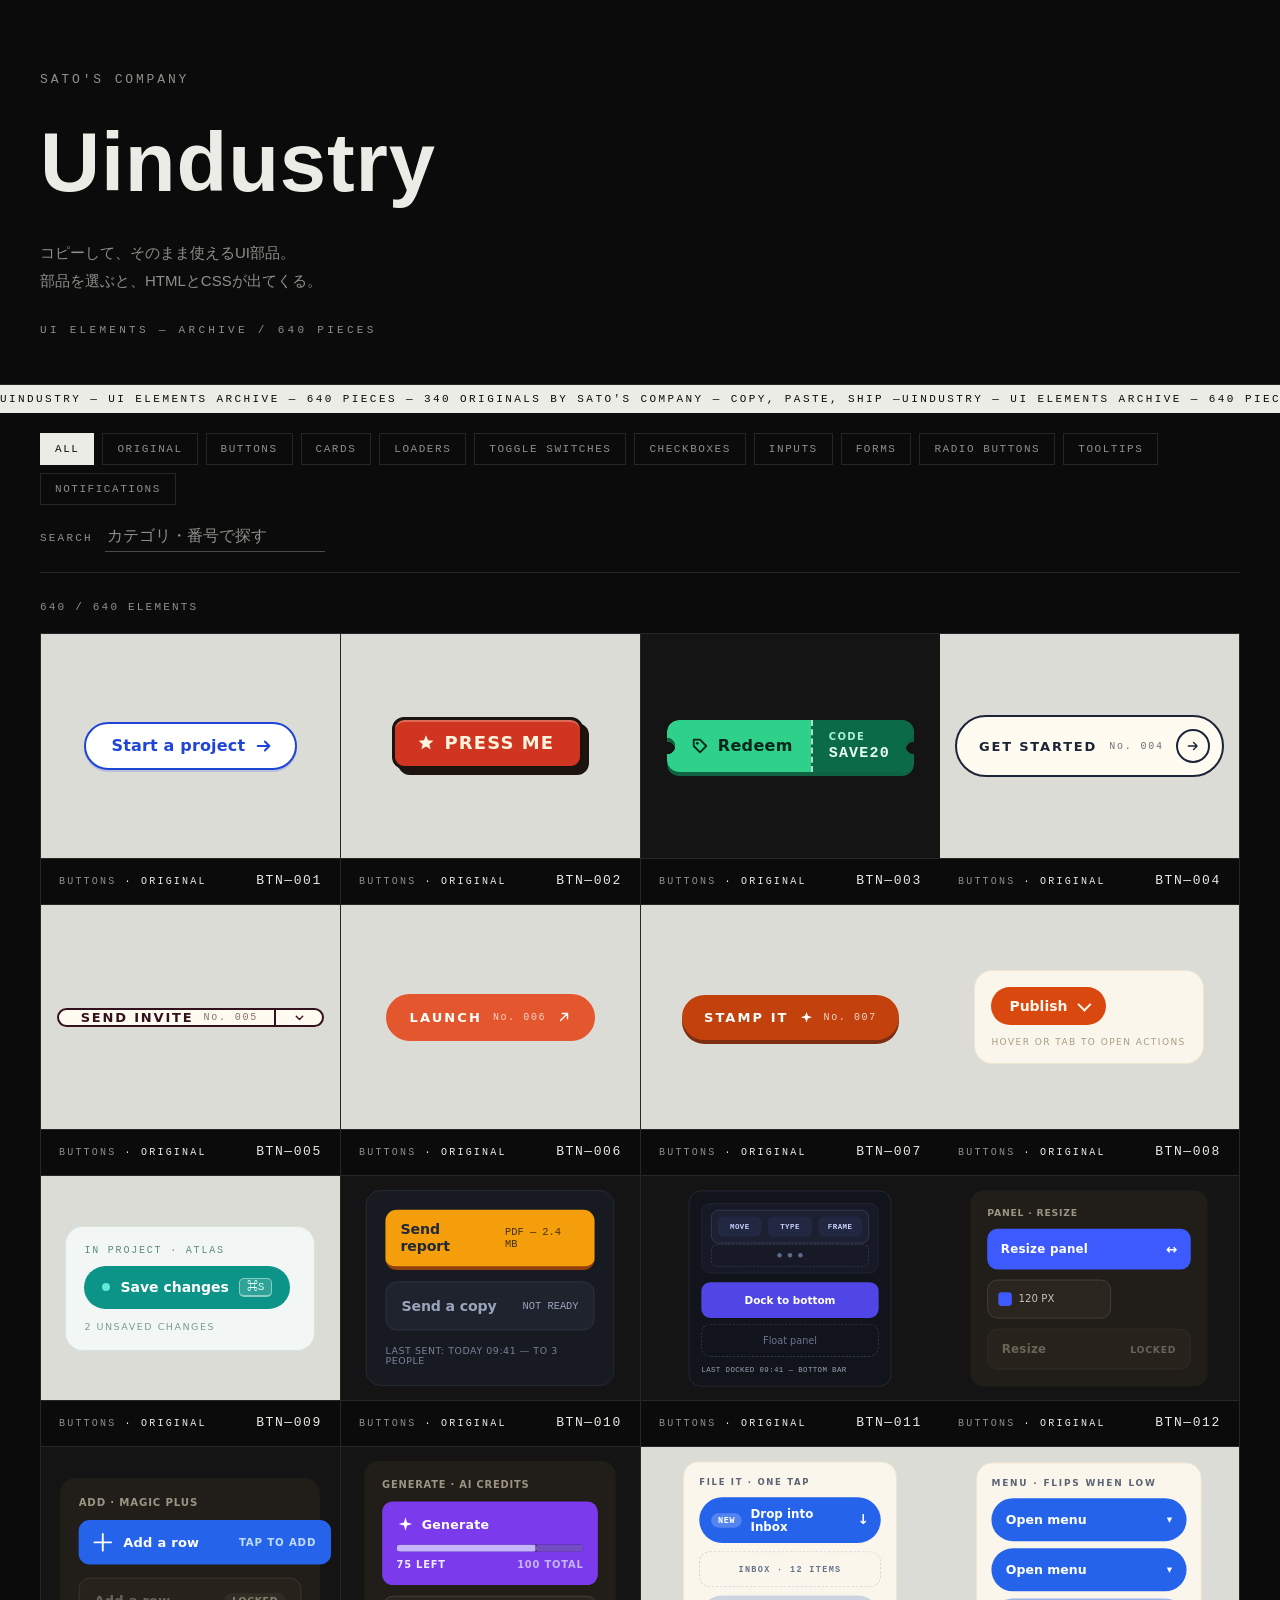
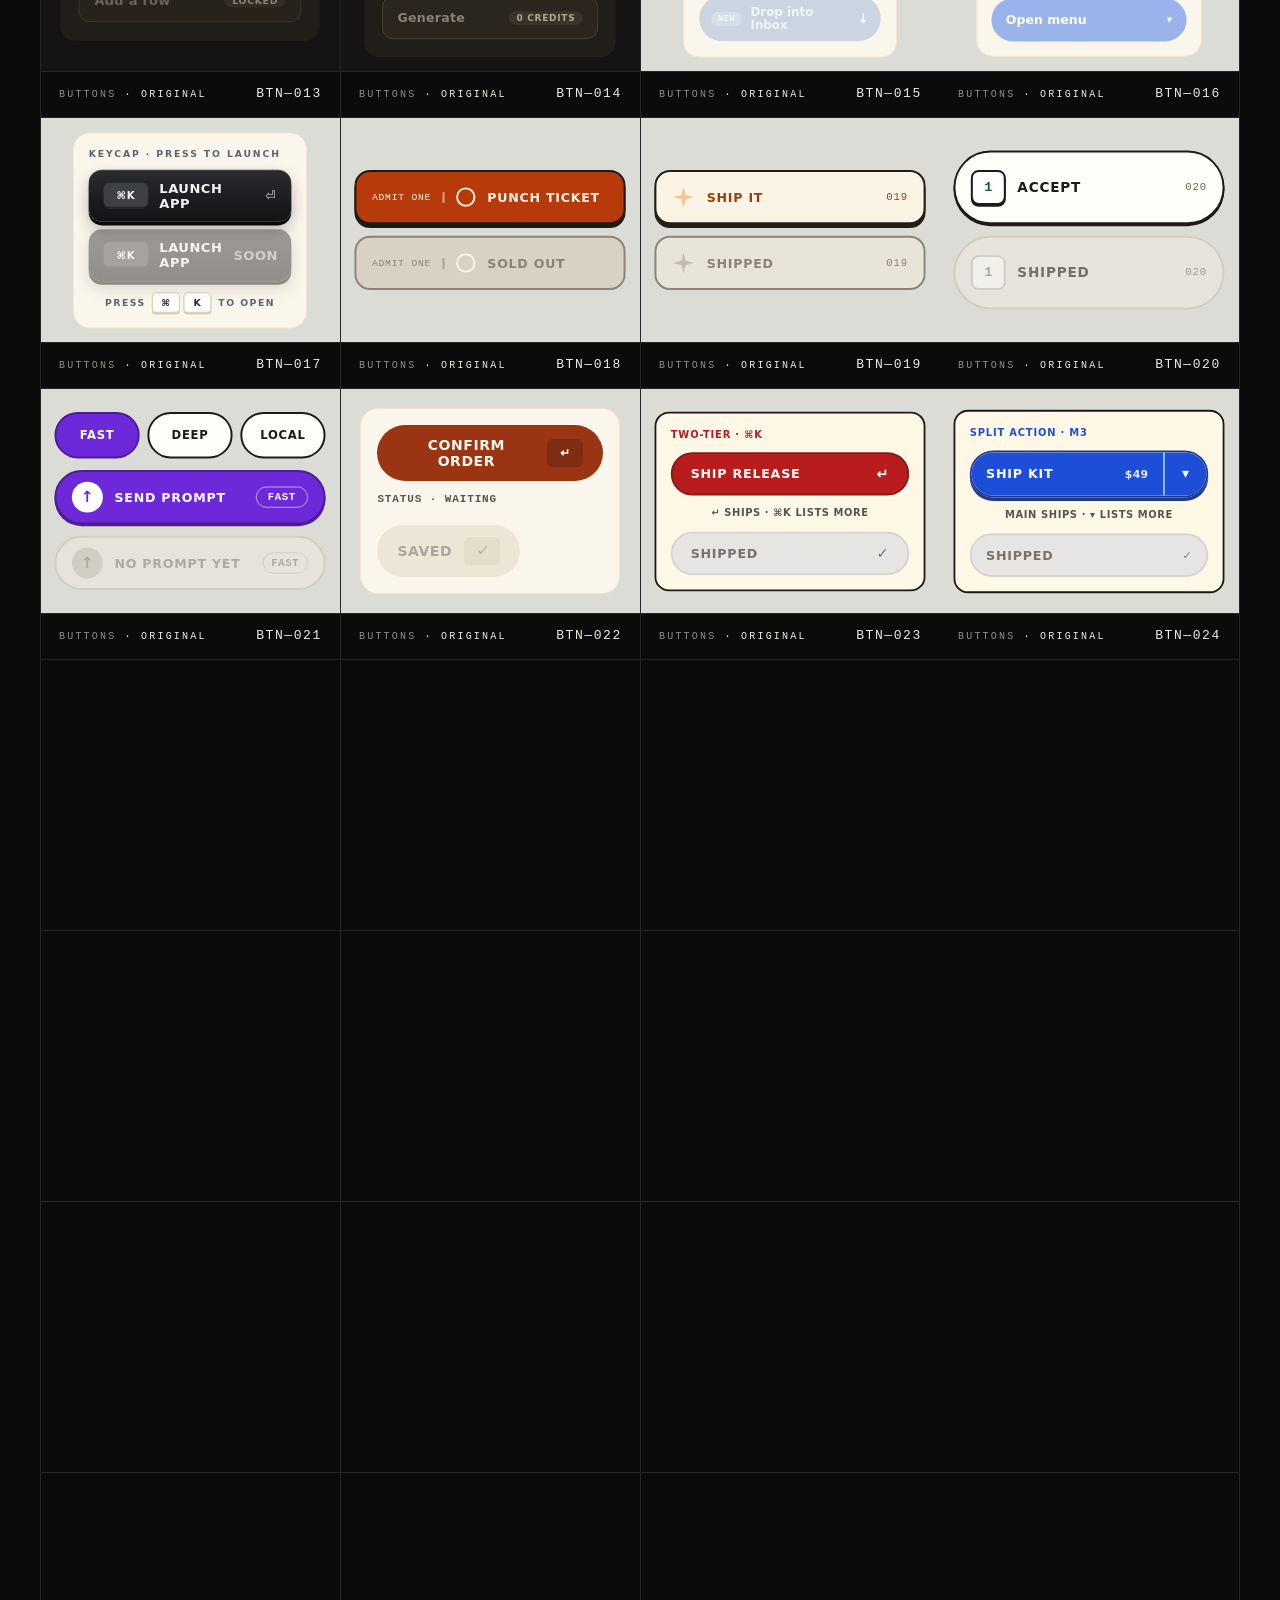
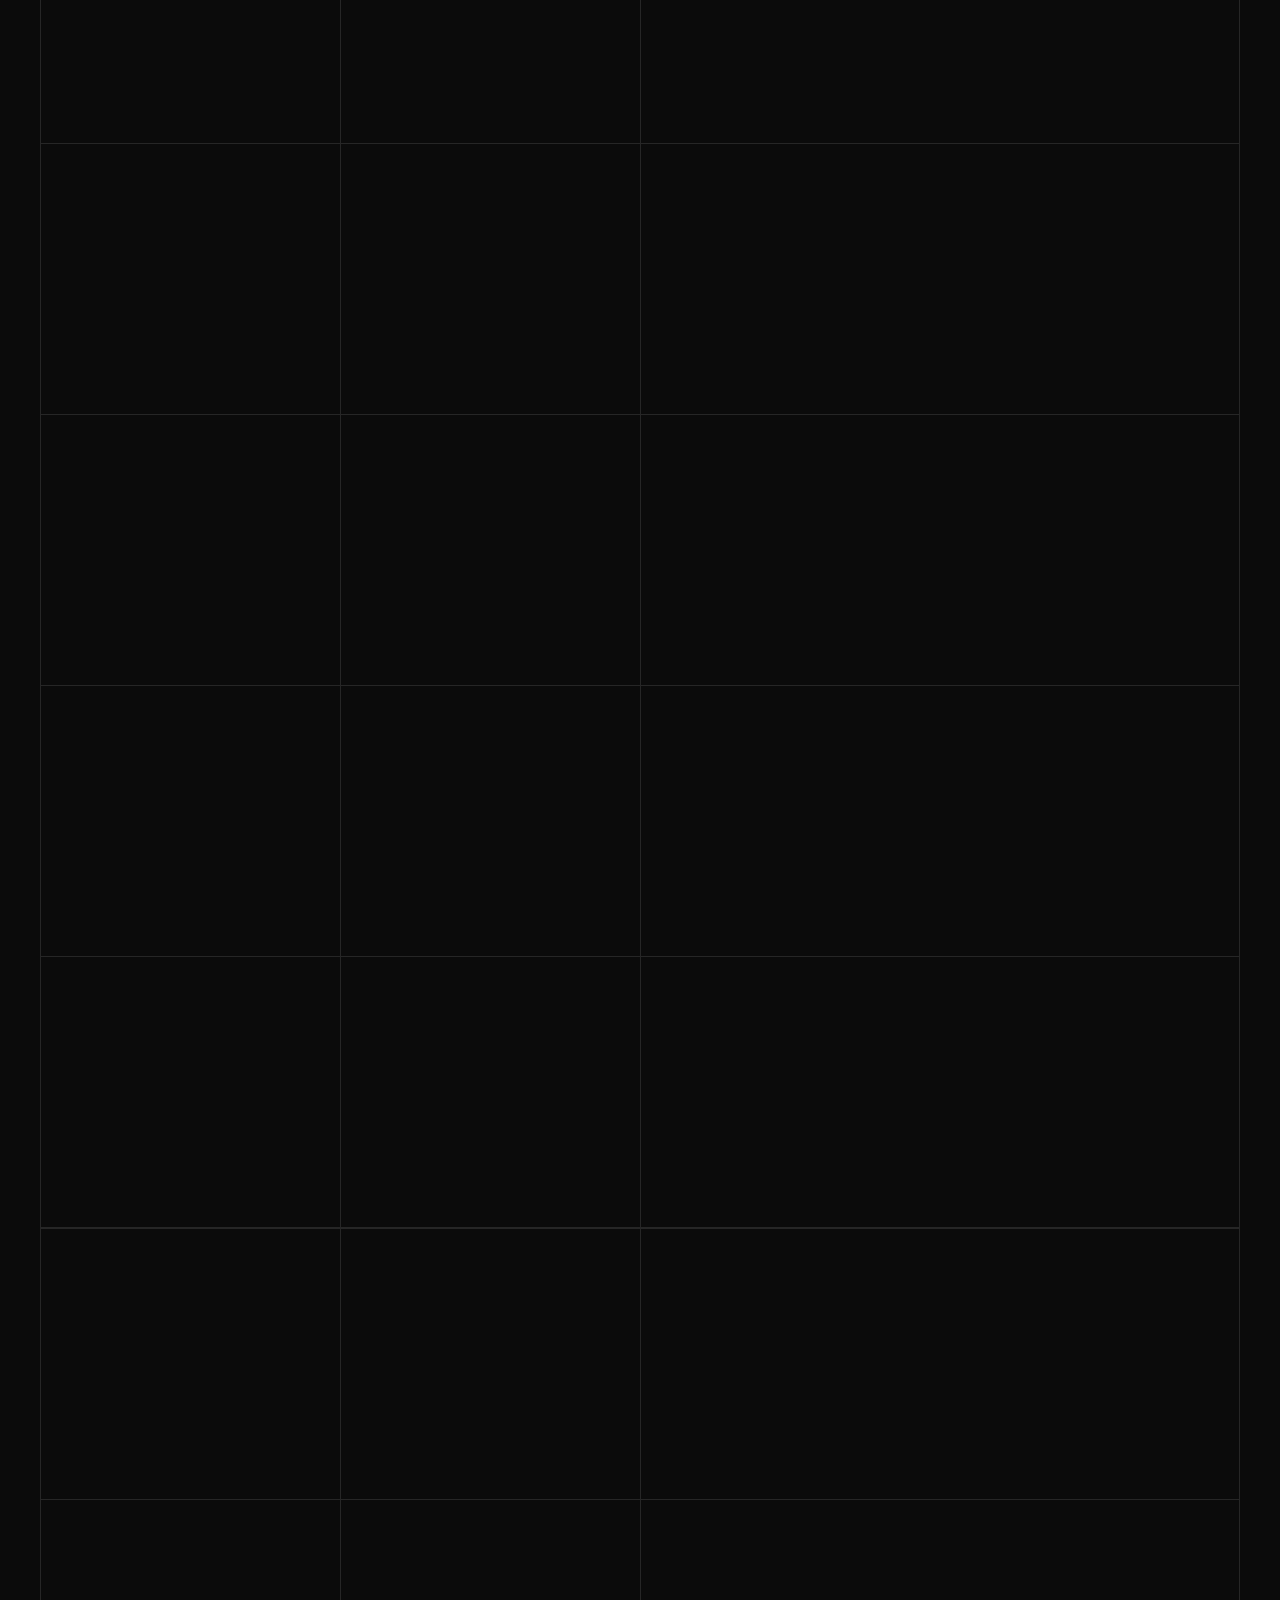
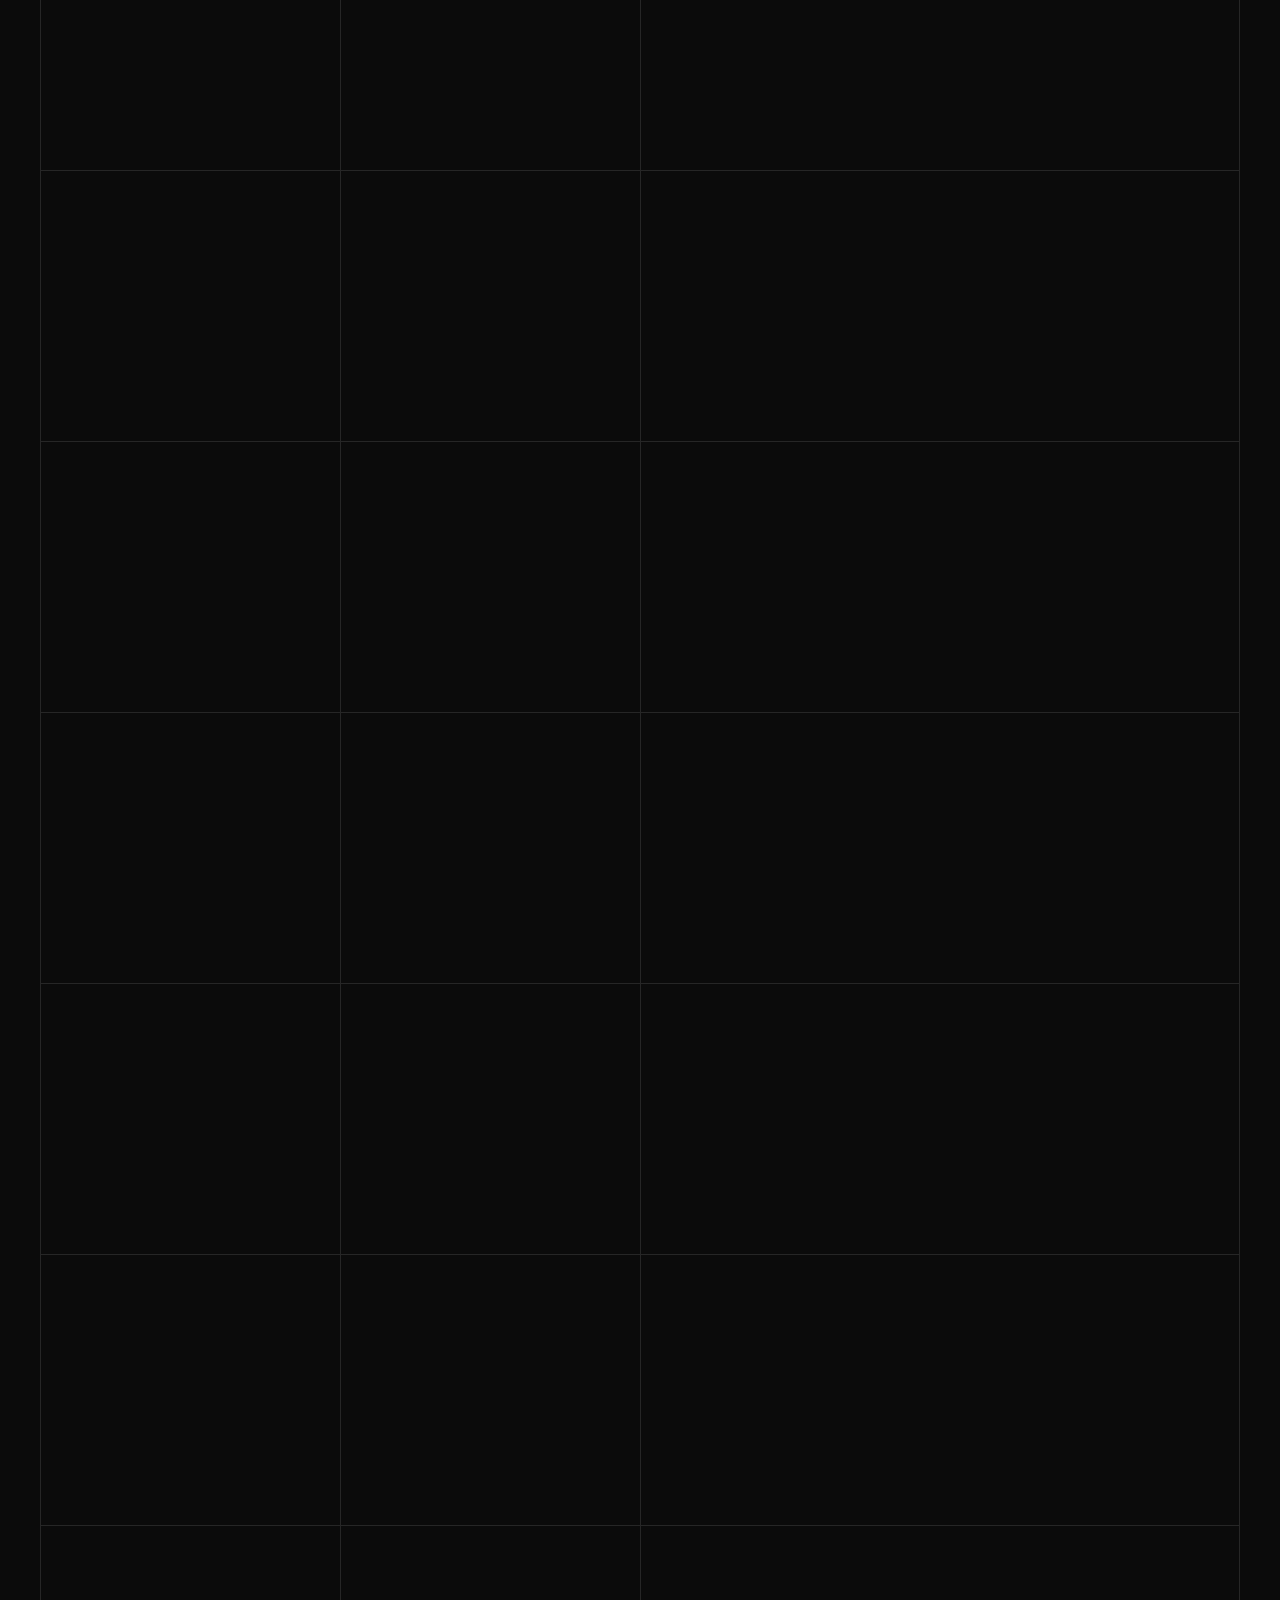
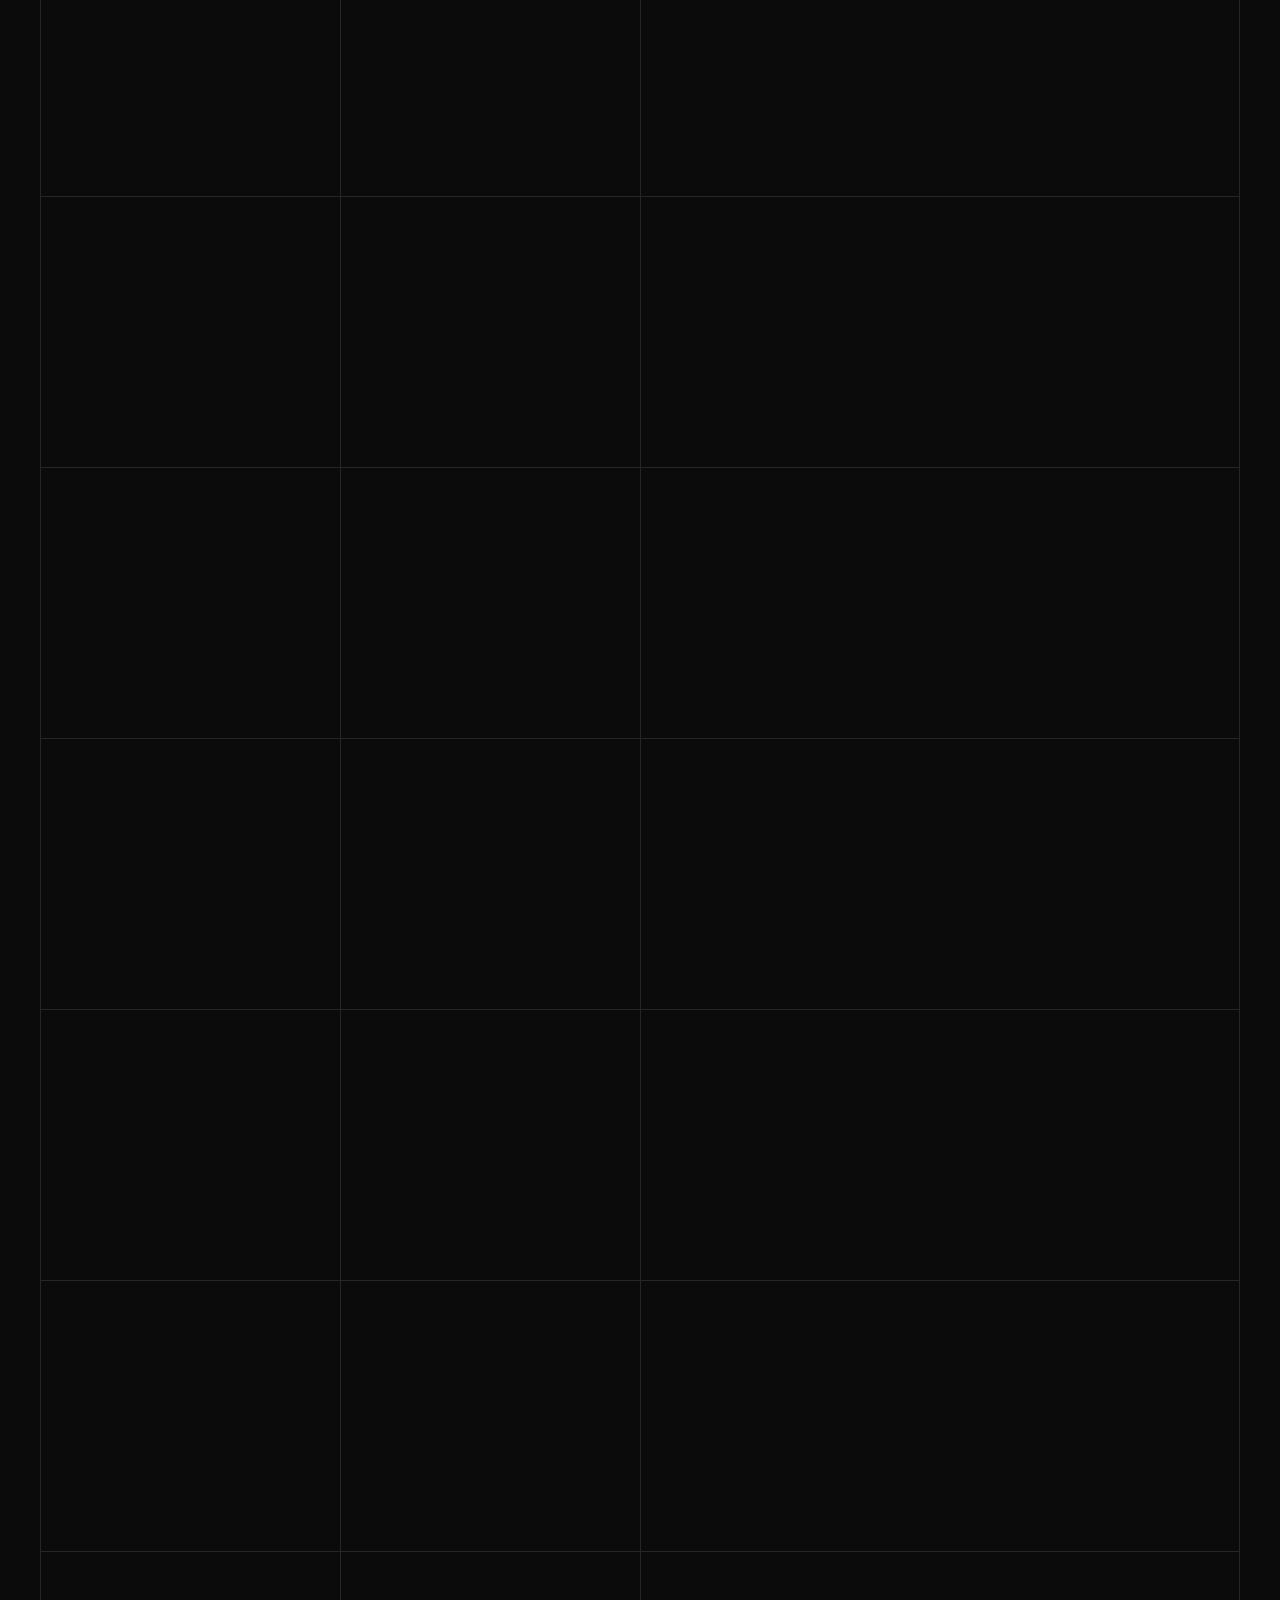
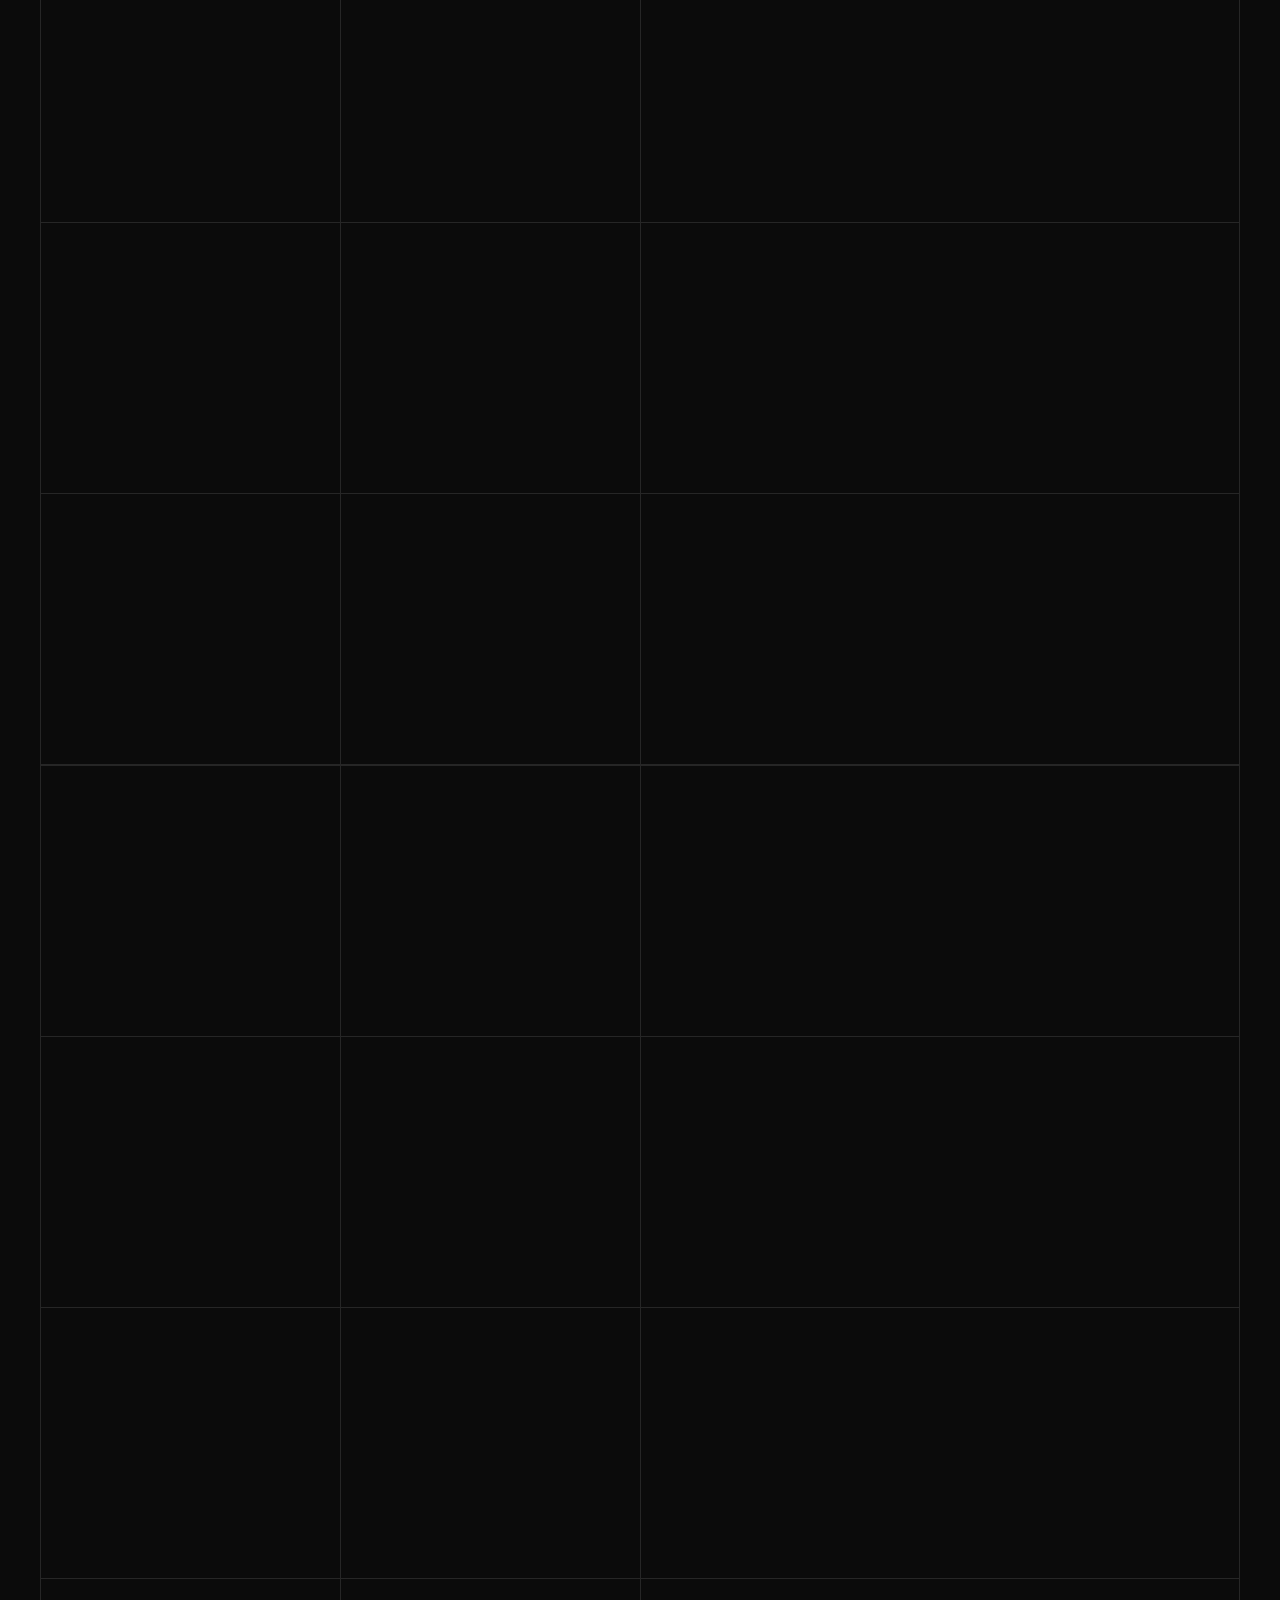
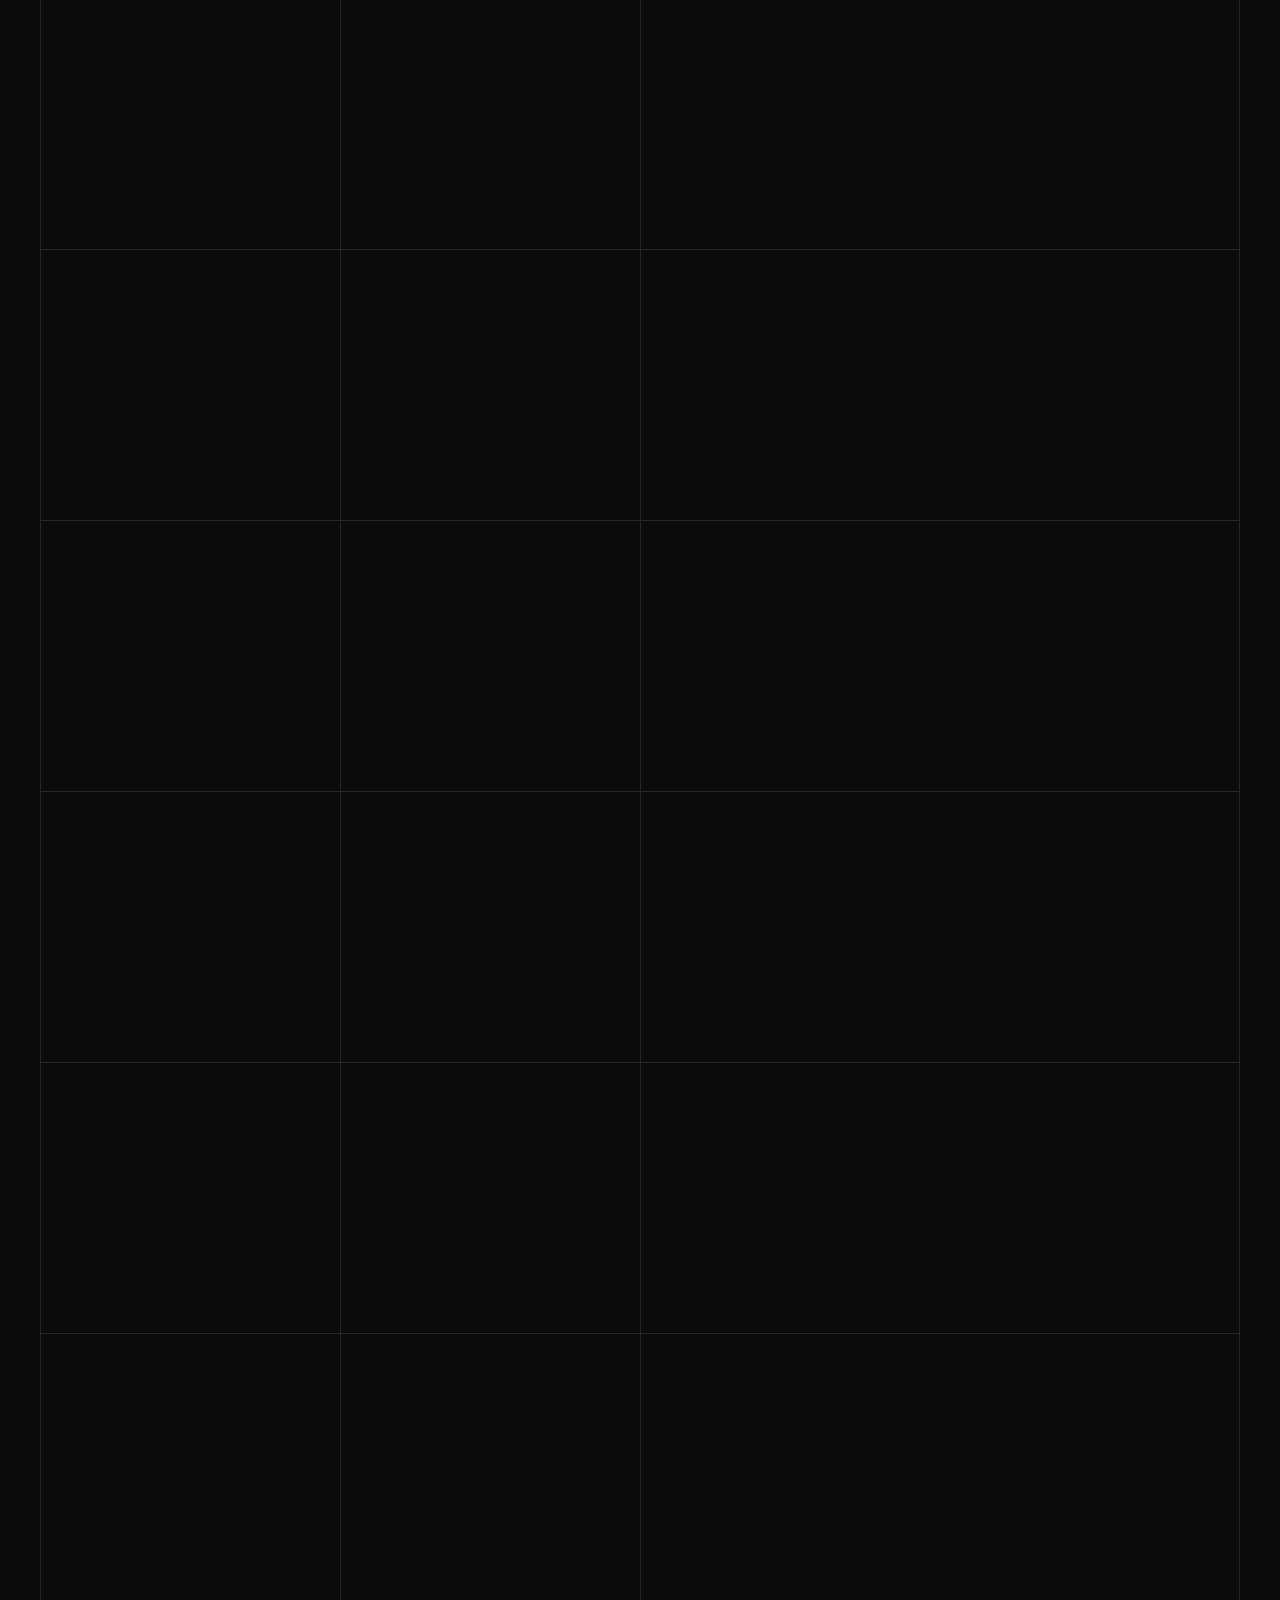
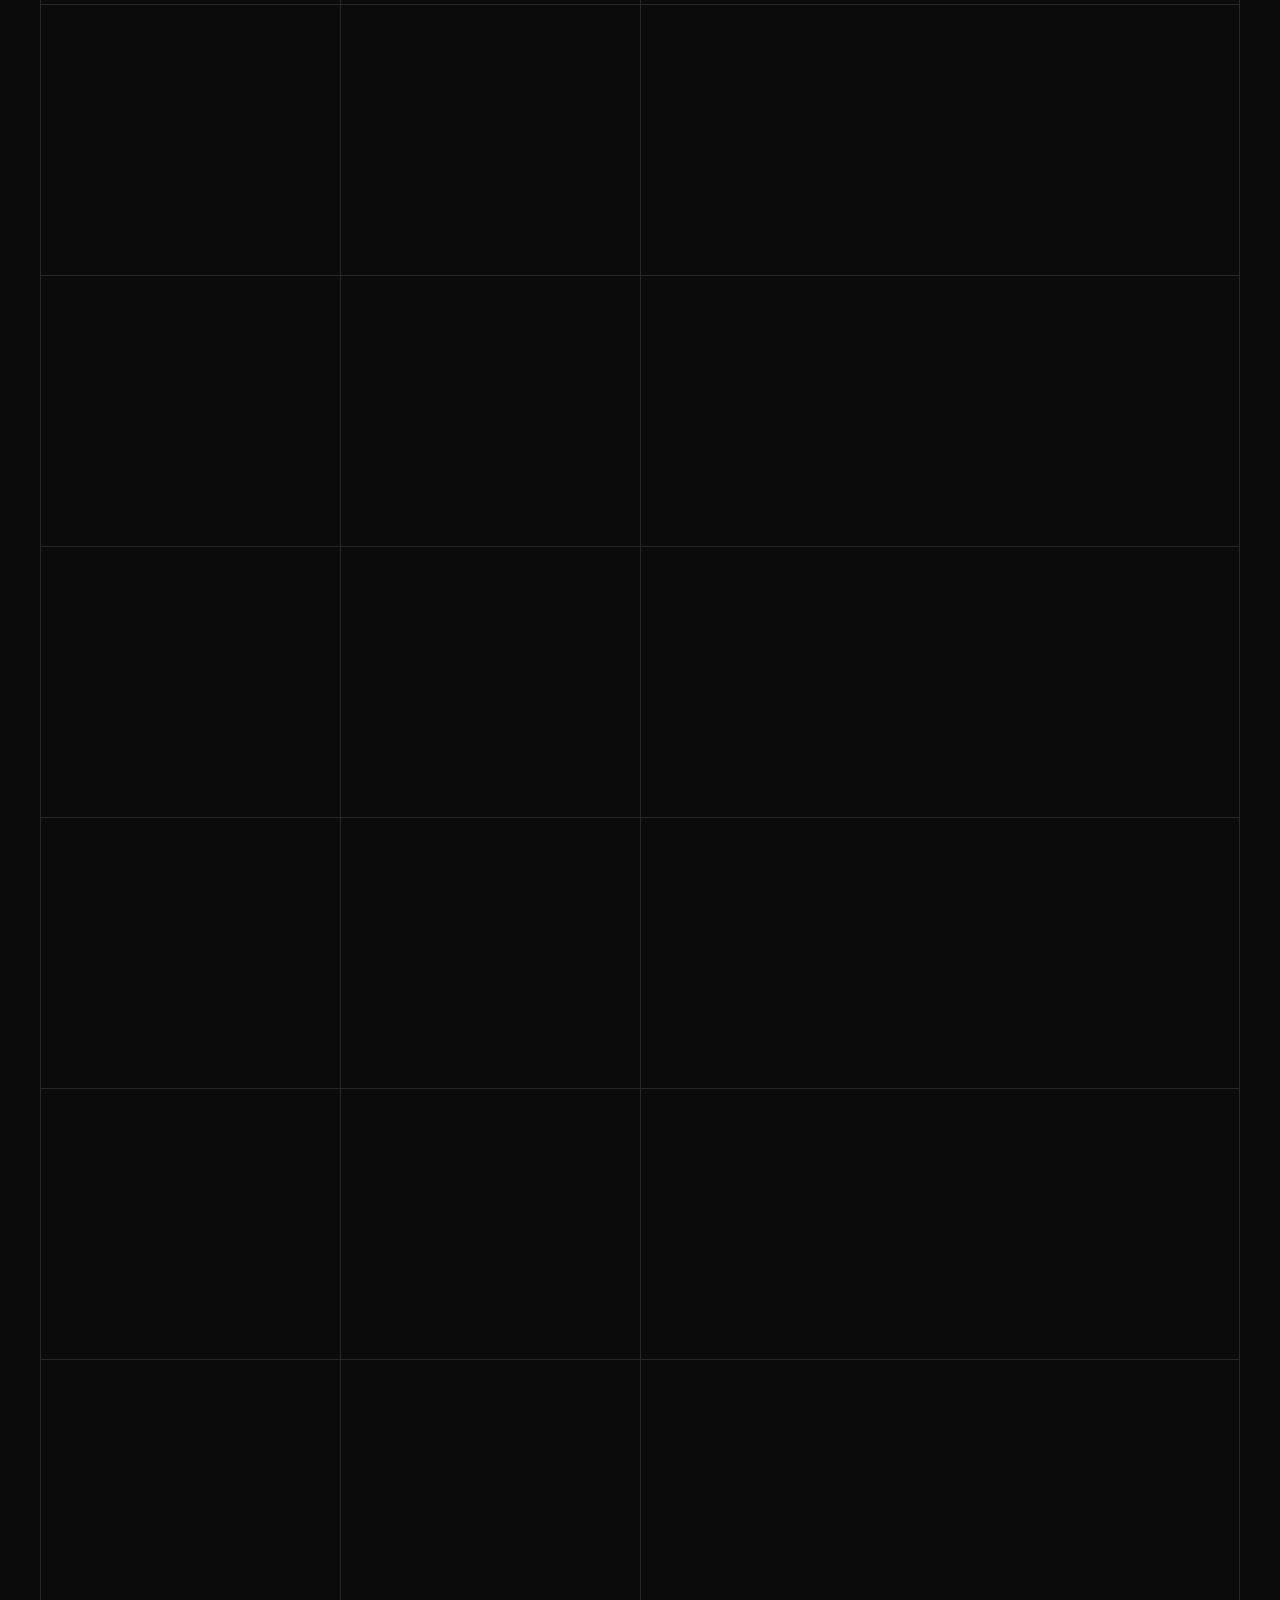
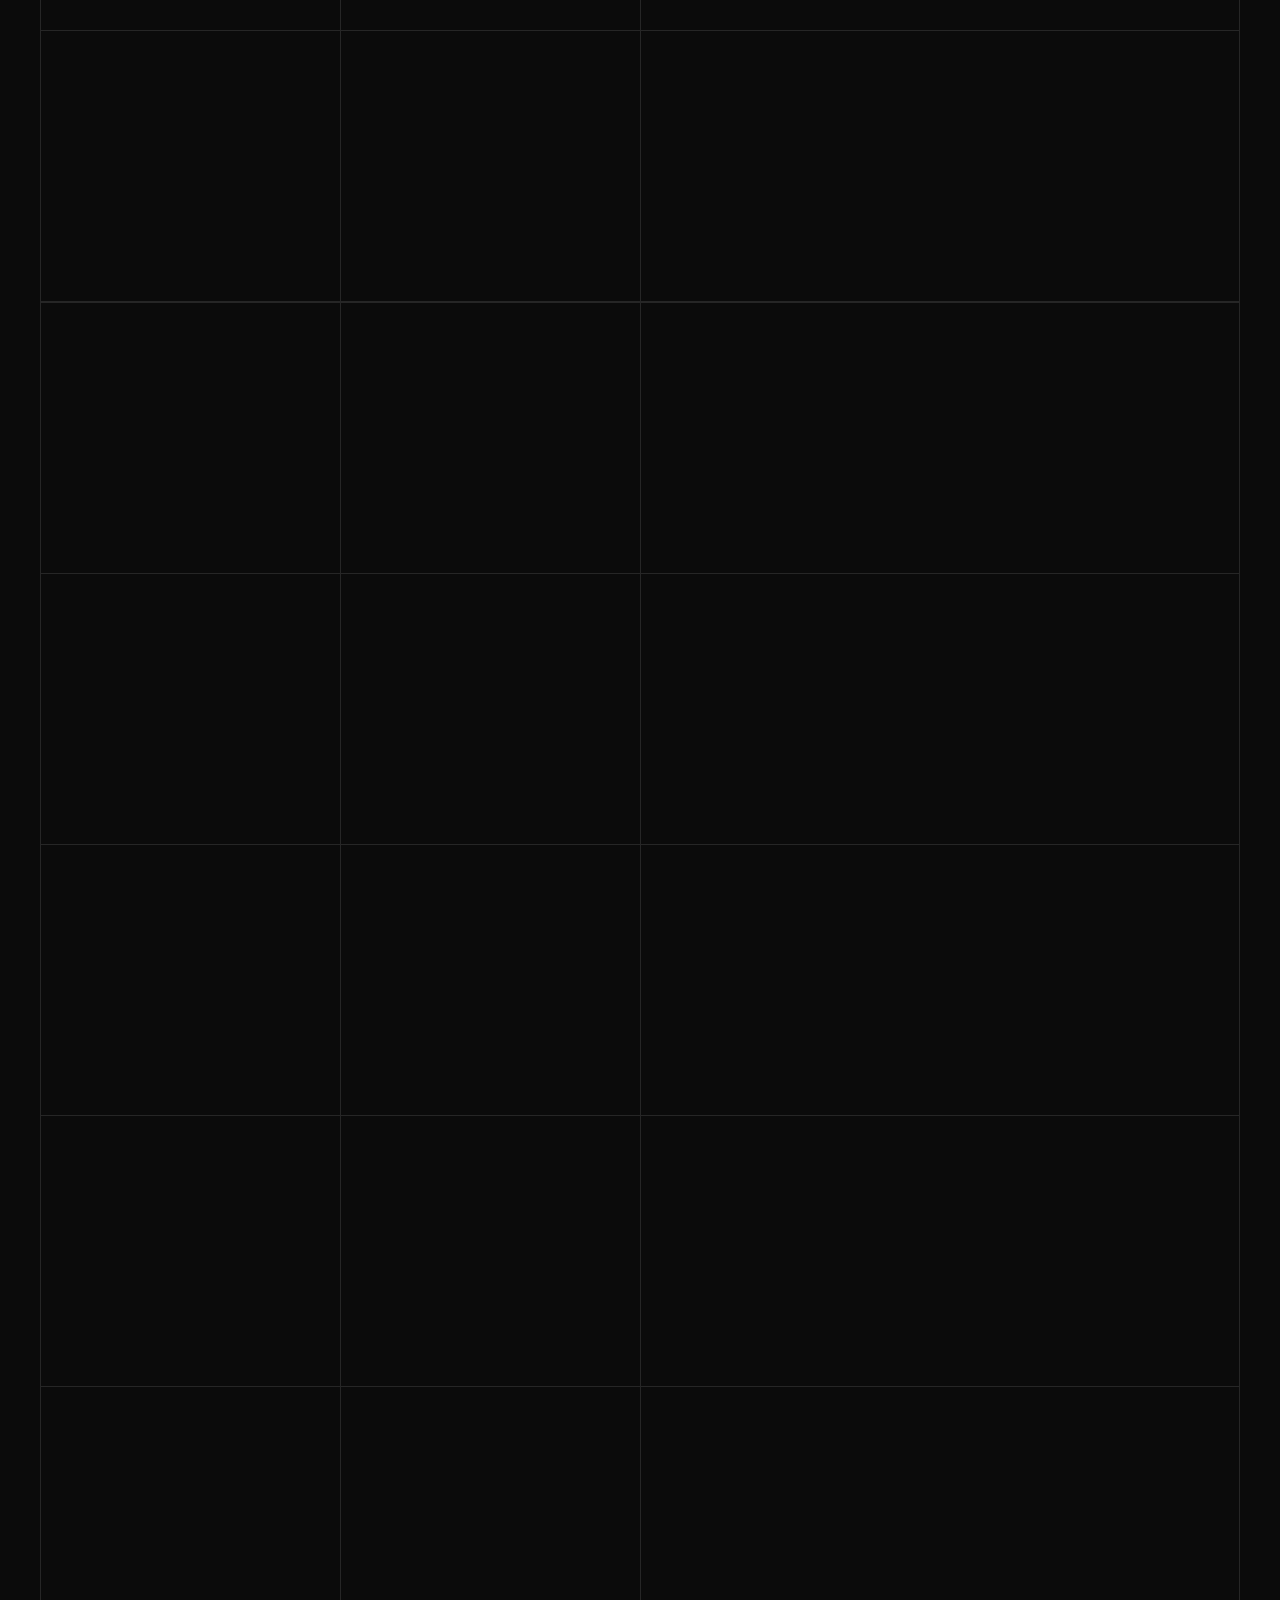
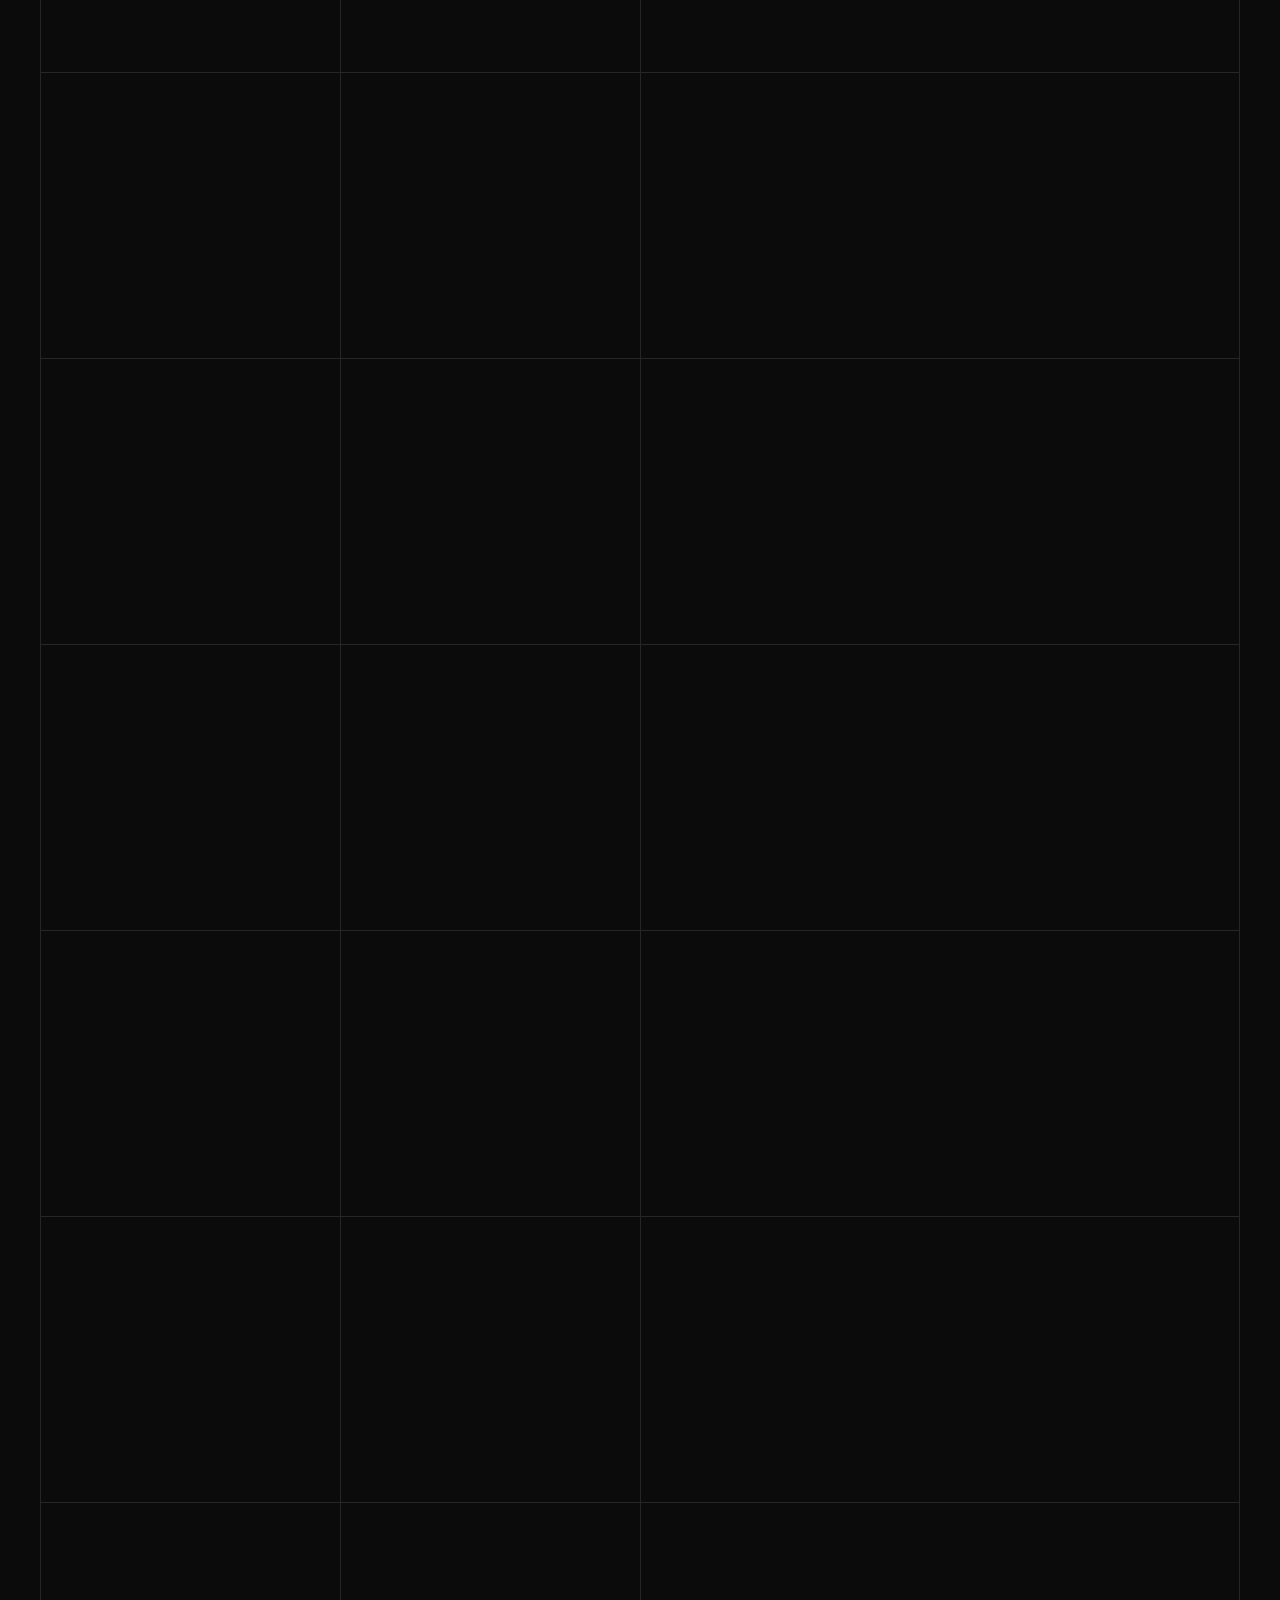
<file: index.html>
<!DOCTYPE html>
<html lang="ja">
<head>
<meta charset="UTF-8">
<meta name="viewport" content="width=device-width, initial-scale=1.0">
<title>Uindustry — コピーして使えるUI部品アーカイブ | Sato's company</title>
<meta name="description" content="ボタン、カード、ローダー、トグルなど640点のUI部品を収録。HTMLとCSSをそのままコピーして使えます。">
<meta name="theme-color" content="#0B0B0B">
<meta name="color-scheme" content="dark">
<link rel="canonical" href="https://kentaikan0325-alt.github.io/uindustry/">
<meta property="og:type" content="website">
<meta property="og:site_name" content="Uindustry">
<meta property="og:title" content="Uindustry — コピーして使えるUI部品アーカイブ">
<meta property="og:description" content="640点のUI部品を収録。HTMLとCSSをそのままコピーして使えます。">
<meta property="og:url" content="https://kentaikan0325-alt.github.io/uindustry/">
<meta name="twitter:card" content="summary">
<link rel="icon" href="data:image/svg+xml,%3Csvg xmlns='http://www.w3.org/2000/svg' viewBox='0 0 32 32'%3E%3Crect width='32' height='32' fill='%230B0B0B'/%3E%3Cpath d='M9 8v10a7 7 0 0 0 14 0V8' fill='none' stroke='%23ECECE6' stroke-width='3'/%3E%3C/svg%3E">
<link rel="stylesheet" href="assets/style.css">
<!-- Google tag (gtag.js) -->
<script async src="https://www.googletagmanager.com/gtag/js?id=G-GG3XCG6EDQ"></script>
<script>
  window.dataLayer = window.dataLayer || [];
  function gtag(){dataLayer.push(arguments);}
  gtag('js', new Date());
  gtag('config', 'G-GG3XCG6EDQ');
</script>
</head>
<body>

<a class="skip" href="#grid">部品一覧へ移動</a>

<header class="site-header">
  <p class="brand label">Sato's company</p>
  <h1 class="tagline">Uindustry</h1>
  <p class="lead">コピーして、そのまま使えるUI部品。<br>部品を選ぶと、HTMLとCSSが出てくる。</p>
  <p class="header-meta label" id="headerMeta">UI ELEMENTS — ARCHIVE / 640 PIECES</p>
</header>

<div class="ticker" aria-hidden="true"><div class="ticker-track"><span class="ticker-text"></span><span class="ticker-text"></span></div></div>

<main>
  <section class="controls" aria-label="絞り込み">
    <div class="chips" id="chips" role="group" aria-label="カテゴリ"></div>
    <label class="search">
      <span class="label">Search</span>
      <input type="search" id="searchInput" placeholder="カテゴリ・番号で探す" autocomplete="off" enterkeyhint="search">
    </label>
  </section>

  <p class="count label" id="countLabel" role="status"></p>

  <section class="grid" id="grid" aria-label="UI部品" tabindex="-1"></section>
  <p class="empty" id="emptyLabel" hidden>見つからない。</p>
</main>

<noscript><p class="noscript">このページは JavaScript を有効にすると表示されます。</p></noscript>

<footer class="site-footer">
  <p><strong class="tag-own">ORIGINAL</strong> と表示された部品は Uindustry のオリジナルです。コード内のクレジットを残せば、商用・非商用を問わず無料で使えます。クレジットを外して使うには有料ライセンスが必要です。詳しくは <a href="terms.html">利用規約</a> へ。有料ライセンスは月額980円（税込）で、<a href="https://buy.stripe.com/4gMbJ2f4v5FLeWY9ou9Ve00" target="_blank" rel="noopener">こちら</a>から購入できます。</p>
  <p>それ以外の部品（500番台）は、MIT License で公開されているオープンソースのコレクション Uiverse Galaxy をもとに、一部を編集して収録したものです。順次オリジナルに入れ替えます。</p>
  <details class="license">
    <summary class="label">License — MIT（500番台の部品）</summary>
<pre>MIT License

Copyright (c) 2023 Uiverse.io

Permission is hereby granted, free of charge, to any person obtaining a copy
of this software and associated documentation files (the "Software"), to deal
in the Software without restriction, including without limitation the rights
to use, copy, modify, merge, publish, distribute, sublicense, and/or sell
copies of the Software, and to permit persons to whom the Software is
furnished to do so, subject to the following conditions:

The above copyright notice and this permission notice shall be included in all
copies or substantial portions of the Software.

THE SOFTWARE IS PROVIDED "AS IS", WITHOUT WARRANTY OF ANY KIND, EXPRESS OR
IMPLIED, INCLUDING BUT NOT LIMITED TO THE WARRANTIES OF MERCHANTABILITY,
FITNESS FOR A PARTICULAR PURPOSE AND NONINFRINGEMENT. IN NO EVENT SHALL THE
AUTHORS OR COPYRIGHT HOLDERS BE LIABLE FOR ANY CLAIM, DAMAGES OR OTHER
LIABILITY, WHETHER IN AN ACTION OF CONTRACT, TORT OR OTHERWISE, ARISING FROM,
OUT OF OR IN CONNECTION WITH THE SOFTWARE OR THE USE OR OTHER DEALINGS IN THE
SOFTWARE.</pre>
  </details>
  <p>開発の過程とノウハウは <a href="https://note.com/sato_tech" target="_blank" rel="noopener">note</a> で連載しています。アプリ開発の日誌と、App Store提出の実務まとめを公開中です。</p>
  <p class="footer-sub label">Sato's company ／ <a href="terms.html">利用規約</a> ／ <a href="tokushoho.html">特定商取引法に基づく表記</a></p>
</footer>

<dialog class="modal" id="modal" aria-labelledby="modalTitle">
  <div class="modal-head">
    <div>
      <p class="modal-category label" id="modalCategory"></p>
      <h2 class="modal-title" id="modalTitle"></h2>
    </div>
    <div class="modal-actions">
      <button class="icon-btn" id="modalPrev" aria-label="前の部品">←</button>
      <button class="icon-btn" id="modalNext" aria-label="次の部品">→</button>
      <button class="icon-btn" id="modalClose" aria-label="閉じる">×</button>
    </div>
  </div>

  <div class="modal-preview" id="modalPreview">
    <button class="ground-toggle" id="groundToggle" aria-label="プレビューの背景を切り替える"></button>
  </div>

  <button class="code-reveal" id="codeReveal" type="button" aria-expanded="false" aria-controls="codeArea">コードを表示</button>
  <div id="codeArea" hidden>
  <div class="tabs" role="tablist" aria-label="コード">
    <button class="tab" id="tabHtml" role="tab" aria-controls="codeBlock" aria-selected="true">HTML</button>
    <button class="tab" id="tabCss" role="tab" aria-controls="codeBlock" aria-selected="false" tabindex="-1">CSS</button>
    <button class="copy-btn" id="copyBtn">クレジット付きでコピー（HTML）</button>
  </div>
  <pre class="code" id="codeBlock" role="tabpanel" tabindex="0" aria-labelledby="tabHtml"><code id="codeText"></code></pre>
  </div>
  <p class="copy-note label" id="copyNote" aria-live="polite"></p>
  <p class="license-note"><span id="licenseText"></span> <a href="terms.html">利用規約</a></p>
  <p class="license-cta" id="licenseCta" hidden>クレジットを外して使いたい場合は <a href="https://buy.stripe.com/4gMbJ2f4v5FLeWY9ou9Ve00" target="_blank" rel="noopener">有料ライセンス（月額980円）</a> をご利用ください。</p>
</dialog>

<script src="assets/app.js"></script>
</body>
</html>
</file>
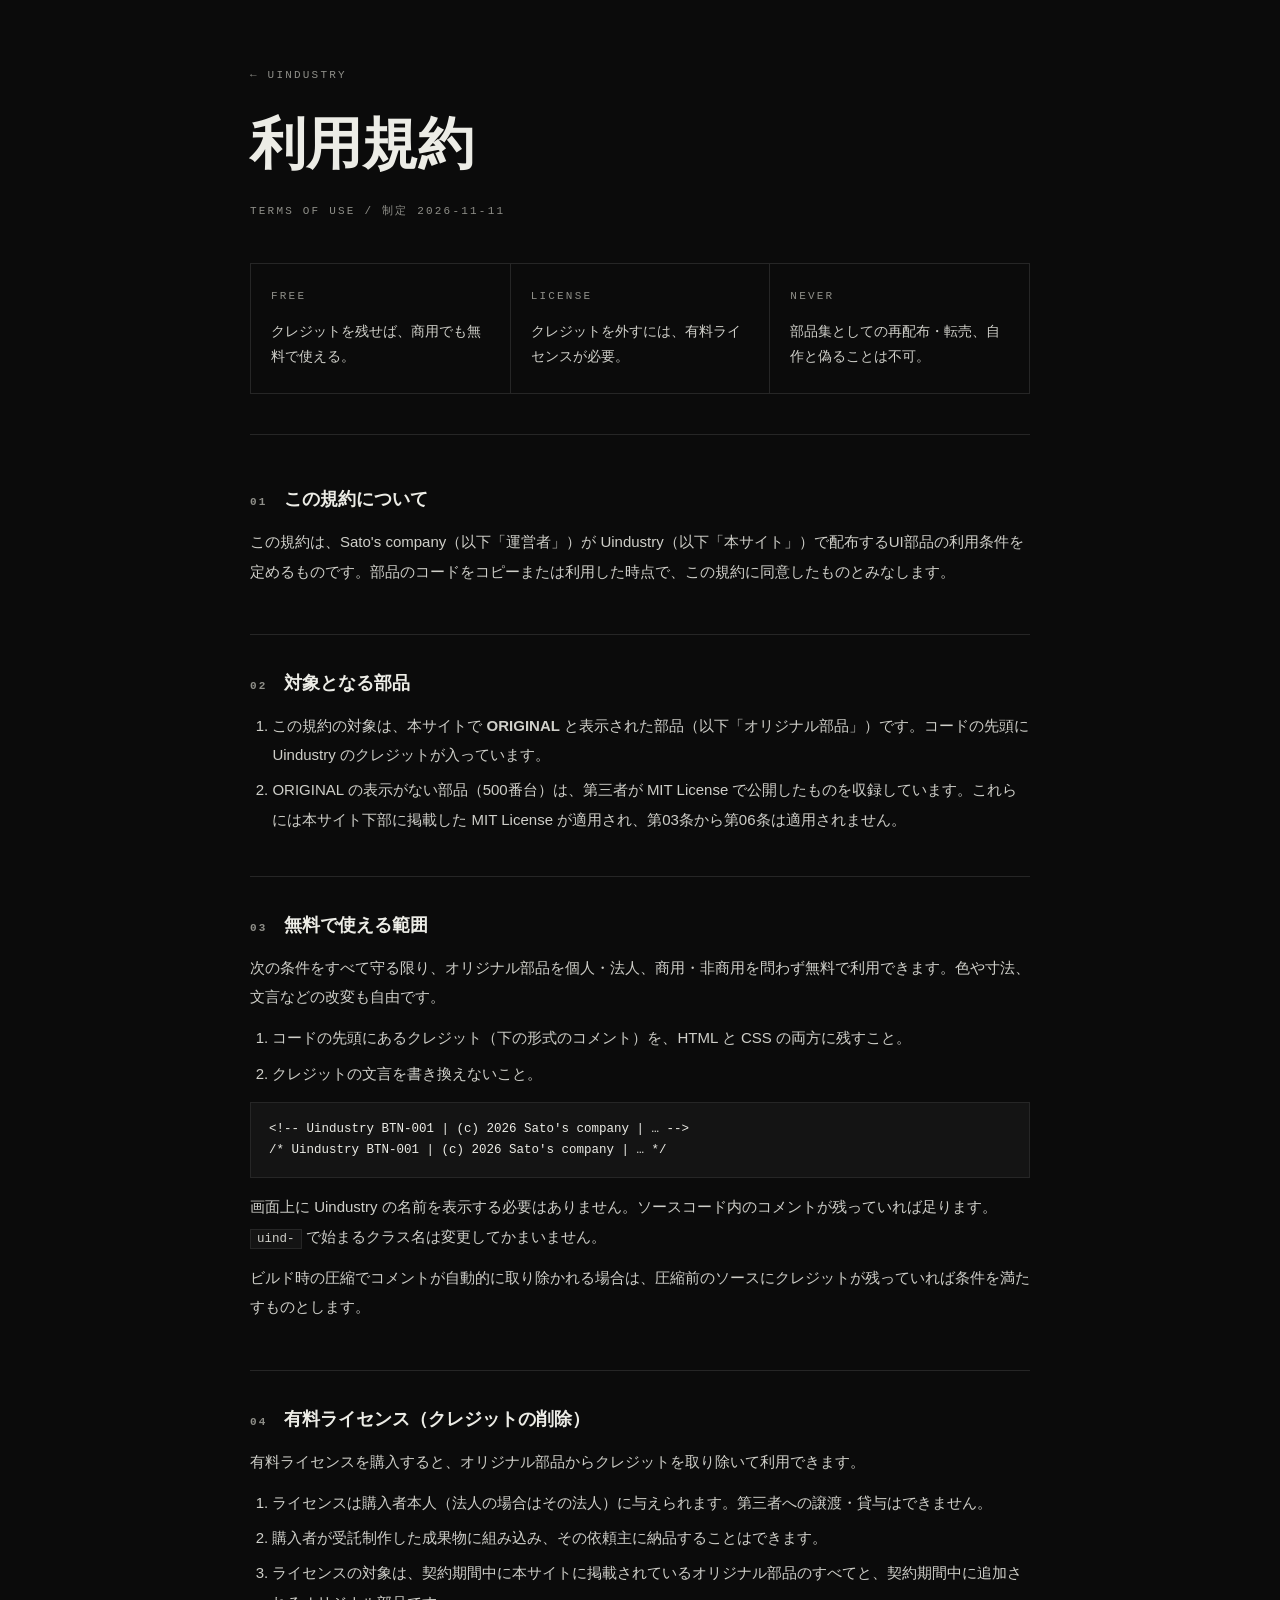
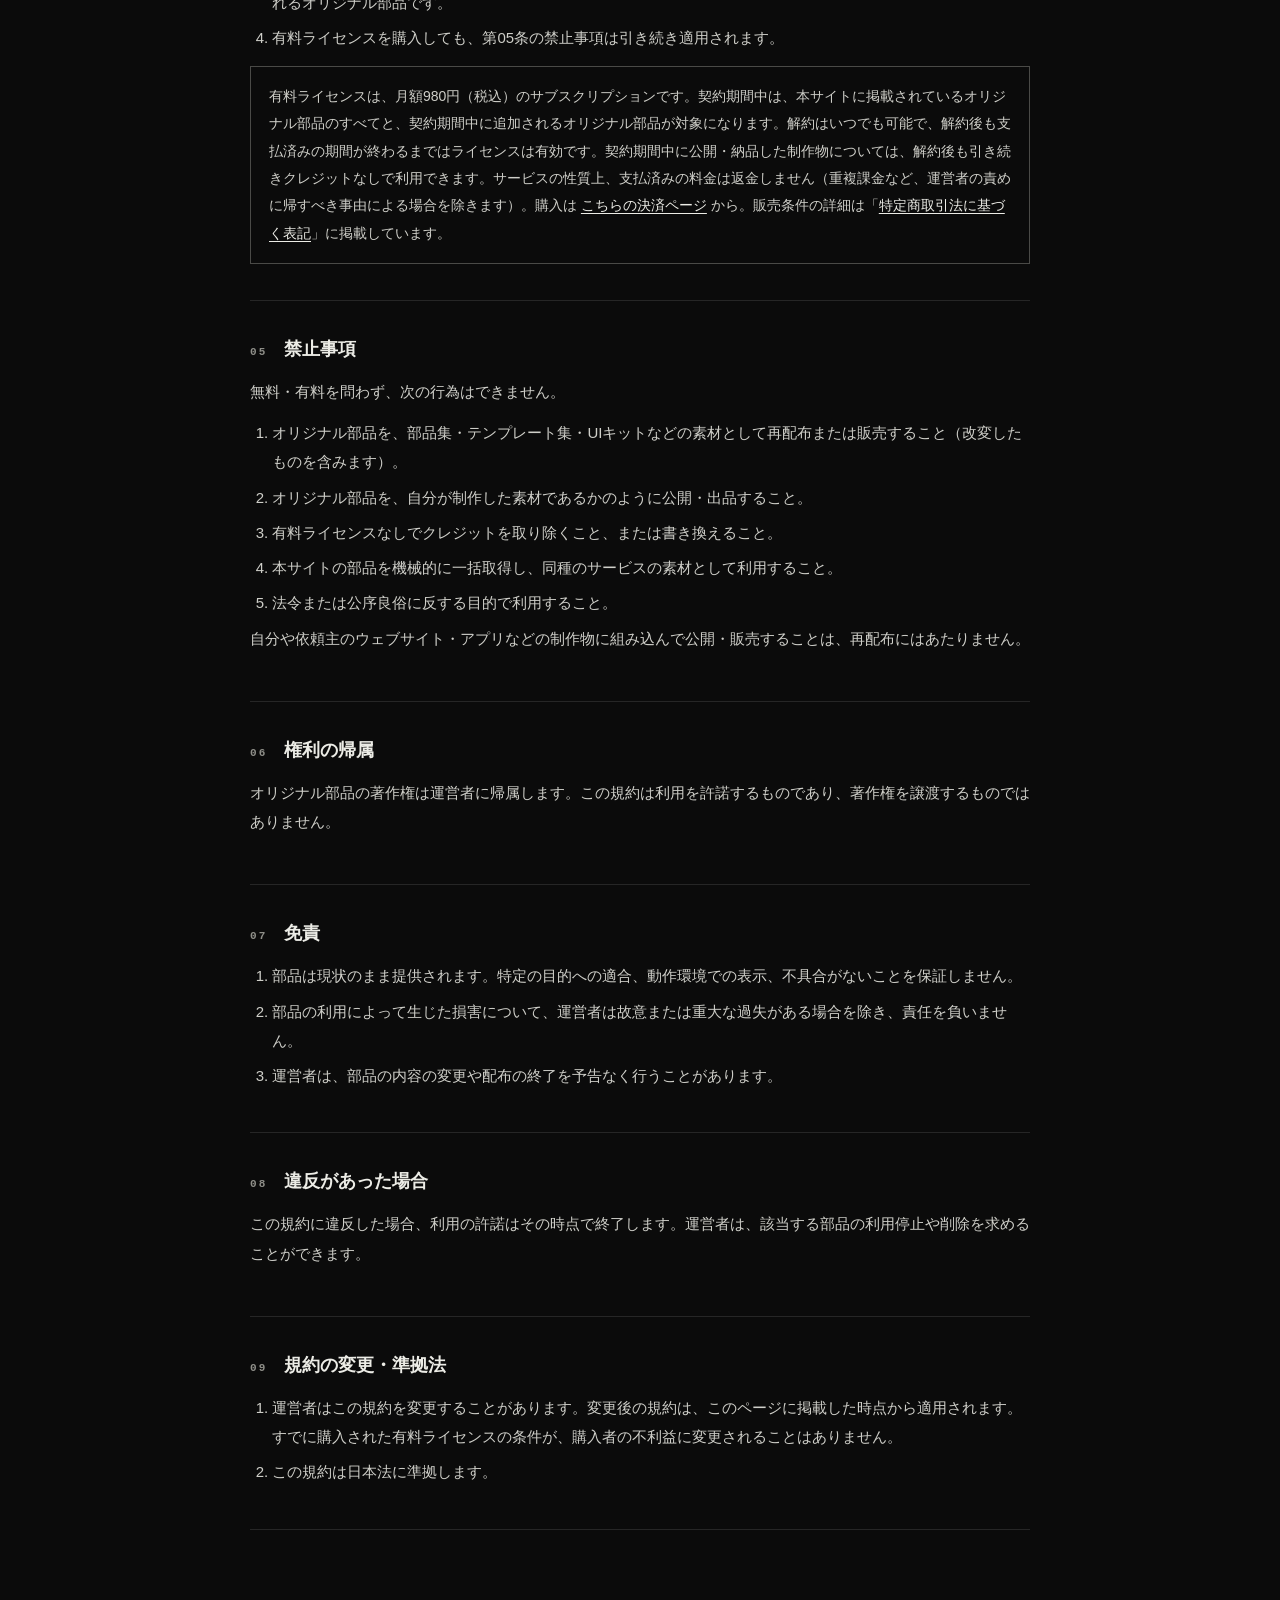
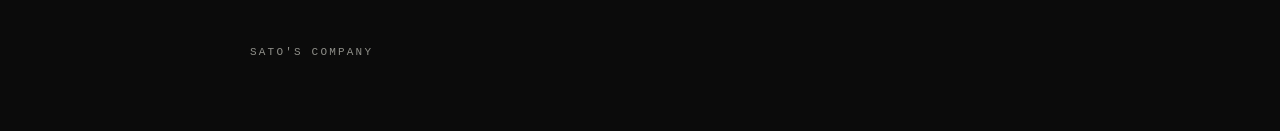
<file: terms.html>
<!DOCTYPE html>
<html lang="ja">
<head>
<meta charset="UTF-8">
<meta name="viewport" content="width=device-width, initial-scale=1.0">
<title>利用規約 — Uindustry | Sato's company</title>
<meta name="description" content="Uindustry のUI部品の利用規約。クレジットを残せば無料、外すには有料ライセンスが必要です。">
<meta name="theme-color" content="#0B0B0B">
<meta name="color-scheme" content="dark">
<link rel="canonical" href="https://kentaikan0325-alt.github.io/uindustry/terms.html">
<link rel="icon" href="data:image/svg+xml,%3Csvg xmlns='http://www.w3.org/2000/svg' viewBox='0 0 32 32'%3E%3Crect width='32' height='32' fill='%230B0B0B'/%3E%3Cpath d='M9 8v10a7 7 0 0 0 14 0V8' fill='none' stroke='%23ECECE6' stroke-width='3'/%3E%3C/svg%3E">
<link rel="stylesheet" href="assets/legal.css">
</head>
<body>
<div class="wrap">

<header>
  <a class="back label" href="./">← Uindustry</a>
  <h1>利用規約</h1>
  <p class="meta label">Terms of use / 制定 2026-11-11</p>

  <div class="summary" aria-label="要点">
    <div>
      <p class="label">Free</p>
      <p>クレジットを残せば、商用でも無料で使える。</p>
    </div>
    <div>
      <p class="label">License</p>
      <p>クレジットを外すには、有料ライセンスが必要。</p>
    </div>
    <div>
      <p class="label">Never</p>
      <p>部品集としての再配布・転売、自作と偽ることは不可。</p>
    </div>
  </div>
</header>

<main>

<section>
  <h2><span class="label">01</span>この規約について</h2>
  <p>この規約は、Sato's company（以下「運営者」）が Uindustry（以下「本サイト」）で配布するUI部品の利用条件を定めるものです。部品のコードをコピーまたは利用した時点で、この規約に同意したものとみなします。</p>
</section>

<section>
  <h2><span class="label">02</span>対象となる部品</h2>
  <ol>
    <li>この規約の対象は、本サイトで <strong>ORIGINAL</strong> と表示された部品（以下「オリジナル部品」）です。コードの先頭に Uindustry のクレジットが入っています。</li>
    <li>ORIGINAL の表示がない部品（500番台）は、第三者が MIT License で公開したものを収録しています。これらには本サイト下部に掲載した MIT License が適用され、第03条から第06条は適用されません。</li>
  </ol>
</section>

<section>
  <h2><span class="label">03</span>無料で使える範囲</h2>
  <p>次の条件をすべて守る限り、オリジナル部品を個人・法人、商用・非商用を問わず無料で利用できます。色や寸法、文言などの改変も自由です。</p>
  <ol>
    <li>コードの先頭にあるクレジット（下の形式のコメント）を、HTML と CSS の両方に残すこと。</li>
    <li>クレジットの文言を書き換えないこと。</li>
  </ol>
<pre>&lt;!-- Uindustry BTN-001 | (c) 2026 Sato's company | … --&gt;
/* Uindustry BTN-001 | (c) 2026 Sato's company | … */</pre>
  <p>画面上に Uindustry の名前を表示する必要はありません。ソースコード内のコメントが残っていれば足ります。<code>uind-</code> で始まるクラス名は変更してかまいません。</p>
  <p>ビルド時の圧縮でコメントが自動的に取り除かれる場合は、圧縮前のソースにクレジットが残っていれば条件を満たすものとします。</p>
</section>

<section>
  <h2><span class="label">04</span>有料ライセンス（クレジットの削除）</h2>
  <p>有料ライセンスを購入すると、オリジナル部品からクレジットを取り除いて利用できます。</p>
  <ol>
    <li>ライセンスは購入者本人（法人の場合はその法人）に与えられます。第三者への譲渡・貸与はできません。</li>
    <li>購入者が受託制作した成果物に組み込み、その依頼主に納品することはできます。</li>
    <li>ライセンスの対象は、契約期間中に本サイトに掲載されているオリジナル部品のすべてと、契約期間中に追加されるオリジナル部品です。</li>
    <li>有料ライセンスを購入しても、第05条の禁止事項は引き続き適用されます。</li>
  </ol>
  <p class="pending">有料ライセンスは、月額980円（税込）のサブスクリプションです。契約期間中は、本サイトに掲載されているオリジナル部品のすべてと、契約期間中に追加されるオリジナル部品が対象になります。解約はいつでも可能で、解約後も支払済みの期間が終わるまではライセンスは有効です。契約期間中に公開・納品した制作物については、解約後も引き続きクレジットなしで利用できます。サービスの性質上、支払済みの料金は返金しません（重複課金など、運営者の責めに帰すべき事由による場合を除きます）。購入は <a href="https://buy.stripe.com/4gMbJ2f4v5FLeWY9ou9Ve00" target="_blank" rel="noopener">こちらの決済ページ</a> から。販売条件の詳細は「<a href="tokushoho.html">特定商取引法に基づく表記</a>」に掲載しています。</p>
</section>

<section>
  <h2><span class="label">05</span>禁止事項</h2>
  <p>無料・有料を問わず、次の行為はできません。</p>
  <ol>
    <li>オリジナル部品を、部品集・テンプレート集・UIキットなどの素材として再配布または販売すること（改変したものを含みます）。</li>
    <li>オリジナル部品を、自分が制作した素材であるかのように公開・出品すること。</li>
    <li>有料ライセンスなしでクレジットを取り除くこと、または書き換えること。</li>
    <li>本サイトの部品を機械的に一括取得し、同種のサービスの素材として利用すること。</li>
    <li>法令または公序良俗に反する目的で利用すること。</li>
  </ol>
  <p>自分や依頼主のウェブサイト・アプリなどの制作物に組み込んで公開・販売することは、再配布にはあたりません。</p>
</section>

<section>
  <h2><span class="label">06</span>権利の帰属</h2>
  <p>オリジナル部品の著作権は運営者に帰属します。この規約は利用を許諾するものであり、著作権を譲渡するものではありません。</p>
</section>

<section>
  <h2><span class="label">07</span>免責</h2>
  <ol>
    <li>部品は現状のまま提供されます。特定の目的への適合、動作環境での表示、不具合がないことを保証しません。</li>
    <li>部品の利用によって生じた損害について、運営者は故意または重大な過失がある場合を除き、責任を負いません。</li>
    <li>運営者は、部品の内容の変更や配布の終了を予告なく行うことがあります。</li>
  </ol>
</section>

<section>
  <h2><span class="label">08</span>違反があった場合</h2>
  <p>この規約に違反した場合、利用の許諾はその時点で終了します。運営者は、該当する部品の利用停止や削除を求めることができます。</p>
</section>

<section>
  <h2><span class="label">09</span>規約の変更・準拠法</h2>
  <ol>
    <li>運営者はこの規約を変更することがあります。変更後の規約は、このページに掲載した時点から適用されます。すでに購入された有料ライセンスの条件が、購入者の不利益に変更されることはありません。</li>
    <li>この規約は日本法に準拠します。</li>
  </ol>
</section>

</main>

<footer>
  <p class="label">Sato's company</p>
</footer>

</div>
</body>
</html>
</file>
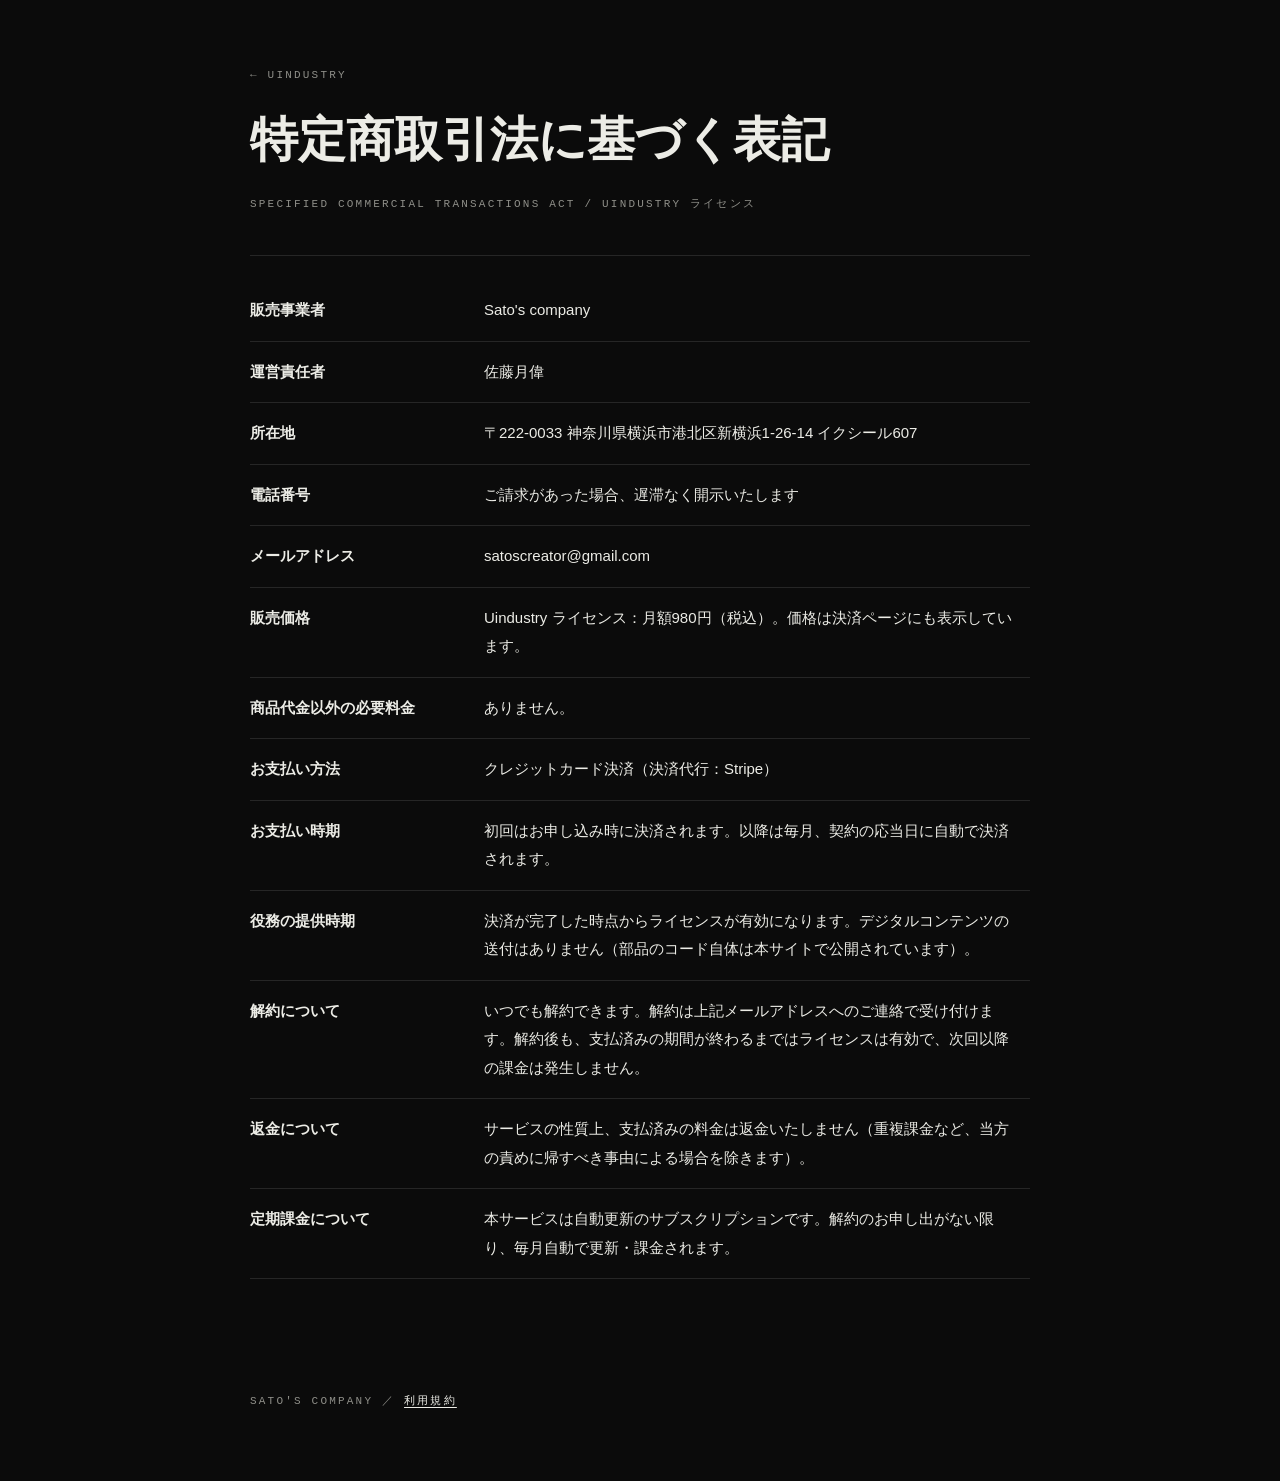
<file: tokushoho.html>
<!DOCTYPE html>
<html lang="ja">
<head>
<meta charset="UTF-8">
<meta name="viewport" content="width=device-width, initial-scale=1.0">
<title>特定商取引法に基づく表記 — Uindustry | Sato's company</title>
<meta name="description" content="Uindustry の有料ライセンス販売に関する、特定商取引法に基づく表記です。">
<meta name="theme-color" content="#0B0B0B">
<meta name="color-scheme" content="dark">
<link rel="canonical" href="https://kentaikan0325-alt.github.io/uindustry/tokushoho.html">
<link rel="icon" href="data:image/svg+xml,%3Csvg xmlns='http://www.w3.org/2000/svg' viewBox='0 0 32 32'%3E%3Crect width='32' height='32' fill='%230B0B0B'/%3E%3Cpath d='M9 8v10a7 7 0 0 0 14 0V8' fill='none' stroke='%23ECECE6' stroke-width='3'/%3E%3C/svg%3E">
<link rel="stylesheet" href="assets/legal.css">
</head>
<body class="page-toku">
<div class="wrap">

<header>
  <a class="back label" href="./">← Uindustry</a>
  <h1>特定商取引法に基づく表記</h1>
  <p class="meta label">Specified Commercial Transactions Act / Uindustry ライセンス</p>
</header>

<main>
<table>
  <tr>
    <th>販売事業者</th>
    <td>Sato's company</td>
  </tr>
  <tr>
    <th>運営責任者</th>
    <td>佐藤月偉</td>
  </tr>
  <tr>
    <th>所在地</th>
    <td>〒222-0033 神奈川県横浜市港北区新横浜1-26-14 イクシール607</td>
  </tr>
  <tr>
    <th>電話番号</th>
    <td>ご請求があった場合、遅滞なく開示いたします</td>
  </tr>
  <tr>
    <th>メールアドレス</th>
    <td>satoscreator@gmail.com</td>
  </tr>
  <tr>
    <th>販売価格</th>
    <td>Uindustry ライセンス：月額980円（税込）。価格は決済ページにも表示しています。</td>
  </tr>
  <tr>
    <th>商品代金以外の必要料金</th>
    <td>ありません。</td>
  </tr>
  <tr>
    <th>お支払い方法</th>
    <td>クレジットカード決済（決済代行：Stripe）</td>
  </tr>
  <tr>
    <th>お支払い時期</th>
    <td>初回はお申し込み時に決済されます。以降は毎月、契約の応当日に自動で決済されます。</td>
  </tr>
  <tr>
    <th>役務の提供時期</th>
    <td>決済が完了した時点からライセンスが有効になります。デジタルコンテンツの送付はありません（部品のコード自体は本サイトで公開されています）。</td>
  </tr>
  <tr>
    <th>解約について</th>
    <td>いつでも解約できます。解約は上記メールアドレスへのご連絡で受け付けます。解約後も、支払済みの期間が終わるまではライセンスは有効で、次回以降の課金は発生しません。</td>
  </tr>
  <tr>
    <th>返金について</th>
    <td>サービスの性質上、支払済みの料金は返金いたしません（重複課金など、当方の責めに帰すべき事由による場合を除きます）。</td>
  </tr>
  <tr>
    <th>定期課金について</th>
    <td>本サービスは自動更新のサブスクリプションです。解約のお申し出がない限り、毎月自動で更新・課金されます。</td>
  </tr>
</table>
</main>

<footer>
  <p class="label">Sato's company ／ <a href="terms.html">利用規約</a></p>
</footer>

</div>
</body>
</html>
</file>
<file: assets/style.css>
/* Uindustry — Sato's company. UI element archive.
   Editorial, monochrome: black ground, off-white type, thin rules. */

:root {
  --bg: #0B0B0B;
  --panel: #141414;
  --ink: #ECECE6;
  --gray: #8F8F89;      /* 6:1 on --bg, readable at label sizes */
  --line: #262626;
  --line-strong: #4A4A47;
  --ground-light: #DCDCD6;
  --ground-dark: #141414;
  --sans: "Helvetica Neue", Arial, "Hiragino Kaku Gothic ProN", "Yu Gothic", sans-serif;
  --mono: ui-monospace, "SF Mono", Menlo, Consolas, monospace;
  --gutter: 40px;
}

* { box-sizing: border-box; }

html, body { margin: 0; padding: 0; }
html:has(dialog[open]) { overflow: hidden; }

body {
  background: var(--bg);
  color: var(--ink);
  font-family: var(--sans);
  -webkit-font-smoothing: antialiased;
  -webkit-text-size-adjust: 100%;
}

button, input { font: inherit; color: inherit; }

:focus-visible { outline: 2px solid var(--ink); outline-offset: 2px; }

.label {
  font-family: var(--mono);
  font-size: 11px;
  letter-spacing: 0.2em;
  text-transform: uppercase;
  color: var(--gray);
}

.skip {
  position: absolute; left: var(--gutter); top: -60px;
  background: var(--ink); color: var(--bg);
  padding: 10px 16px; font-size: 13px; text-decoration: none; z-index: 10;
}
.skip:focus { top: 12px; }

/* ---------- header ---------- */

.site-header {
  padding: 72px var(--gutter) 48px;
  border-bottom: 1px solid var(--line);
  max-width: 1280px;
  margin: 0 auto;
}

.brand { font-size: 13px; letter-spacing: 0.22em; margin: 0 0 28px; }

.tagline {
  font-size: clamp(40px, 6.5vw, 84px);
  font-weight: 600;
  line-height: 1.15;
  letter-spacing: 0.01em;
  margin: 0;
}

.lead {
  font-size: 15px;
  line-height: 1.9;
  color: var(--gray);
  max-width: 34em;
  margin: 28px 0 0;
}

.header-meta { letter-spacing: 0.3em; margin: 28px 0 0; }

/* ---------- layout ---------- */

main {
  max-width: 1280px;
  margin: 0 auto;
  padding: 0 var(--gutter) 96px;
}

/* ---------- controls ---------- */

.controls {
  position: sticky;
  top: 0;
  z-index: 5;
  background: var(--bg);
  display: flex;
  flex-wrap: wrap;
  gap: 16px 40px;
  align-items: center;
  justify-content: space-between;
  padding: 20px 0;
  border-bottom: 1px solid var(--line);
}

.chips { display: flex; flex-wrap: wrap; gap: 8px; min-width: 0; }

.chip {
  font-family: var(--mono);
  font-size: 11px;
  letter-spacing: 0.14em;
  text-transform: uppercase;
  white-space: nowrap;
  background: transparent;
  color: var(--gray);
  border: 1px solid var(--line);
  border-radius: 0;
  padding: 9px 14px;
  cursor: pointer;
  transition: color .15s, border-color .15s, background .15s;
}

.chip:hover { color: var(--ink); border-color: var(--line-strong); }

.chip[aria-pressed="true"] {
  color: var(--bg);
  background: var(--ink);
  border-color: var(--ink);
}

.search { display: flex; align-items: baseline; gap: 12px; }

.search input {
  background: transparent;
  border: none;
  border-bottom: 1px solid var(--line-strong);
  border-radius: 0;
  font-size: 16px;            /* 16px: iOS does not zoom on focus */
  padding: 6px 2px;
  width: 220px;
  outline: none;
  -webkit-appearance: none;
  appearance: none;
}

.search input:focus { border-bottom-color: var(--ink); }
.search input:focus-visible { outline: none; box-shadow: 0 2px 0 var(--ink); }
.search input::placeholder { color: var(--gray); opacity: 1; }

.count { margin: 28px 0 20px; }

.empty {
  color: var(--gray);
  font-size: 18px;
  padding: 64px 0;
  text-align: center;
}

/* ---------- grid & cards ---------- */

.grid {
  display: grid;
  grid-template-columns: repeat(auto-fill, minmax(min(100%, 250px), 1fr));
  gap: 1px;
  background: var(--line);
  border: 1px solid var(--line);
}

.card {
  position: relative;
  background: var(--bg);
  display: flex;
  flex-direction: column;
  content-visibility: auto;
  contain-intrinsic-size: auto 300px;
}

.card[hidden], .grid[hidden] { display: none; }

.card-preview {
  aspect-ratio: 4 / 3;
  position: relative;
  overflow: hidden;
}

.preview-host {
  position: absolute;
  inset: 0;
  display: flex;
  align-items: center;
  justify-content: center;
  overflow: hidden;
}

.card-meta {
  display: flex;
  align-items: baseline;
  justify-content: space-between;
  gap: 12px;
  padding: 14px 18px 16px;
  border-top: 1px solid var(--line);
}

.card-category { font-size: 10px; letter-spacing: 0.22em; margin: 0; }
.tag-own { color: var(--ink); }

.card-open {
  font-family: var(--mono);
  font-size: 13px;
  letter-spacing: 0.12em;
  background: none;
  border: none;
  padding: 0;
  cursor: pointer;
  color: var(--ink);
}

/* the whole card is the hit area of its button */
.card-open::after { content: ""; position: absolute; inset: 0; }
.card-open:focus-visible { outline: none; }
.card:has(.card-open:focus-visible) { outline: 2px solid var(--ink); outline-offset: -2px; z-index: 1; }

.card::after {
  content: "VIEW CODE";
  position: absolute;
  top: 10px; right: 10px;
  font-family: var(--mono);
  font-size: 10px;
  letter-spacing: 0.18em;
  background: var(--ink);
  color: var(--bg);
  padding: 5px 8px;
  opacity: 0;
  transition: opacity .15s;
  pointer-events: none;
}
@media (hover: hover) { .card:hover::after { opacity: 1; } }

/* ---------- footer ---------- */

.site-footer {
  border-top: 1px solid var(--line);
  max-width: 1280px;
  margin: 0 auto;
  padding: 40px var(--gutter) 56px;
  color: var(--gray);
  font-size: 13px;
  line-height: 1.9;
}

.site-footer p { margin: 0 0 12px; max-width: 46em; }

.license { margin-top: 20px; max-width: 46em; }
.license summary { cursor: pointer; width: fit-content; }
.license summary:hover { color: var(--ink); }
.license pre {
  font-family: var(--mono);
  font-size: 11.5px;
  line-height: 1.7;
  white-space: pre-wrap;
  border: 1px solid var(--line);
  padding: 20px;
  margin: 16px 0 0;
}

.footer-sub { margin-top: 32px !important; letter-spacing: 0.22em; }

/* ---------- modal ---------- */

dialog.modal {
  background: var(--bg);
  color: var(--ink);
  border: 1px solid var(--line-strong);
  width: min(880px, calc(100% - 32px));
  max-height: calc(100dvh - 48px);
  padding: 32px 40px 36px;
  overflow-y: auto;
  overscroll-behavior: contain;
}

dialog.modal::backdrop { background: rgba(0, 0, 0, 0.82); }

.modal-head {
  display: flex;
  justify-content: space-between;
  align-items: flex-start;
  gap: 24px;
}

.modal-category { margin: 0 0 10px; letter-spacing: 0.22em; }

.modal-title {
  font-family: var(--mono);
  font-size: 26px;
  font-weight: 500;
  letter-spacing: 0.08em;
  margin: 0;
}

.modal-actions { display: flex; gap: 8px; flex: none; }

.icon-btn {
  background: transparent;
  border: 1px solid var(--line-strong);
  border-radius: 0;
  font-size: 18px;
  line-height: 1;
  width: 44px;
  height: 44px;
  cursor: pointer;
}
.icon-btn:hover { background: var(--ink); color: var(--bg); border-color: var(--ink); }

.modal-preview {
  margin-top: 24px;
  border: 1px solid var(--line);
  height: 340px;
  position: relative;
  overflow: hidden;
}

.ground-toggle {
  position: absolute;
  right: 10px; bottom: 10px;
  z-index: 2;
  font-family: var(--mono);
  font-size: 10px;
  letter-spacing: 0.18em;
  background: var(--bg);
  color: var(--ink);
  border: 1px solid var(--line-strong);
  border-radius: 0;
  padding: 7px 10px;
  cursor: pointer;
}

.tabs {
  display: flex;
  align-items: center;
  margin-top: 28px;
  border-bottom: 1px solid var(--line);
}

.tab {
  font-family: var(--mono);
  font-size: 12px;
  letter-spacing: 0.18em;
  background: transparent;
  border: none;
  border-bottom: 2px solid transparent;
  color: var(--gray);
  padding: 12px 18px;
  cursor: pointer;
}

.tab[aria-selected="true"] { color: var(--ink); border-bottom-color: var(--ink); }

.copy-btn {
  margin-left: auto;
  font-family: var(--mono);
  font-size: 12px;
  letter-spacing: 0.18em;
  background: var(--ink);
  color: var(--bg);
  border: 1px solid var(--ink);
  border-radius: 0;
  padding: 9px 20px;
  min-width: 132px;
  cursor: pointer;
}

.copy-btn:hover { background: transparent; color: var(--ink); }

.code-reveal {
  display: block;
  margin-top: 28px;
  font-family: var(--mono);
  font-size: 12px;
  letter-spacing: 0.18em;
  background: transparent;
  color: var(--ink);
  border: 1px solid var(--line-strong, #4A4A47);
  border-radius: 0;
  padding: 10px 22px;
  cursor: pointer;
}
.code-reveal:hover { border-color: var(--ink); }

.license-cta { font-size: 13px; line-height: 1.8; margin: 10px 0 0; }
.license-cta a { color: var(--ink); text-underline-offset: 3px; }

.code {
  margin: 0;
  background: var(--panel);
  border: 1px solid var(--line);
  border-top: none;
  padding: 20px;
  max-height: 380px;
  overflow: auto;
  -webkit-overflow-scrolling: touch;
}

.code code {
  font-family: var(--mono);
  font-size: 12.5px;
  line-height: 1.7;
  white-space: pre;
  tab-size: 2;
}

.copy-note { min-height: 16px; margin: 12px 0 0; letter-spacing: 0.14em; text-transform: none; }

.license-note {
  font-size: 12px;
  line-height: 1.8;
  color: var(--gray);
  margin: 14px 0 0;
}
.license-note a, .site-footer a { color: var(--ink); text-underline-offset: 3px; }

.noscript { max-width: 1280px; margin: 0 auto; padding: 40px var(--gutter); color: var(--gray); }

@media (max-width: 640px) {
  :root { --gutter: 20px; }
  .site-header { padding-top: 48px; padding-bottom: 36px; }
  main { padding-bottom: 72px; }
  .controls { padding: 14px 0; gap: 12px; }
  /* one scrolling row instead of five wrapped rows */
  .chips {
    flex-wrap: nowrap;
    overflow-x: auto;
    width: calc(100% + var(--gutter) * 2);
    margin: 0 calc(var(--gutter) * -1);
    padding: 2px var(--gutter);
    scrollbar-width: none;
  }
  .chips::-webkit-scrollbar { display: none; }
  .search { width: 100%; }
  .search input { flex: 1; width: auto; }
  .grid { grid-template-columns: repeat(2, minmax(0, 1fr)); }
  .card-meta { flex-direction: column; gap: 6px; padding: 12px 12px 14px; }
  dialog.modal { padding: 20px 16px 24px; max-height: calc(100dvh - 24px); }
  .modal-title { font-size: 21px; }
  .modal-preview { height: 260px; }
  .tab { padding: 12px 14px; }
  .copy-btn { min-width: 0; padding: 9px 14px; }
}

@media (prefers-reduced-motion: reduce) {
  * { transition: none !important; animation: none !important; }
  .grid.reveal-on .card { opacity: 1 !important; transform: none !important; }
}

/* ============ motion — site chrome ============
   Appearance / transition / reaction only. All of it stops under
   prefers-reduced-motion (see the media query above). */

@keyframes uind-rise {
  from { opacity: 0; transform: translateY(14px); }
  to { opacity: 1; transform: none; }
}
.site-header .brand { animation: uind-rise .7s cubic-bezier(.22, 1, .36, 1) both; }
.site-header .tagline { animation: uind-rise .8s cubic-bezier(.22, 1, .36, 1) .08s both; }
.site-header .lead { animation: uind-rise .8s cubic-bezier(.22, 1, .36, 1) .16s both; }
.site-header .header-meta { animation: uind-rise .8s cubic-bezier(.22, 1, .36, 1) .24s both; }

.ticker { overflow: hidden; background: var(--ink); color: var(--bg); }
.ticker-track { display: flex; width: max-content; animation: uind-ticker 38s linear infinite; }
.ticker:hover .ticker-track { animation-play-state: paused; }
.ticker-track span {
  padding: 8px 0;
  font-family: var(--mono);
  font-size: 11px;
  letter-spacing: .22em;
  white-space: nowrap;
}
@keyframes uind-ticker { to { transform: translateX(-50%); } }

.grid.reveal-on .card { opacity: 0; transform: translateY(10px); }
.grid.reveal-on .card.is-in {
  opacity: 1;
  transform: none;
  transition: opacity .45s ease var(--rvd, 0ms), transform .5s cubic-bezier(.22, 1, .36, 1) var(--rvd, 0ms);
}

.modal[open] { animation: uind-modal-in .34s cubic-bezier(.34, 1.35, .5, 1) both; }
.modal::backdrop { animation: uind-fade-in .22s ease both; }
@keyframes uind-modal-in {
  from { opacity: 0; transform: translateY(14px) scale(.985); }
  to { opacity: 1; transform: none; }
}
@keyframes uind-fade-in { from { opacity: 0; } }
</file>
<file: assets/legal.css>
/* Uindustry — legal pages (terms.html / tokushoho.html) shared styles.
   Page-specific rules are scoped under body.page-toku. */

:root {
  --bg: #0B0B0B;
  --panel: #141414;
  --ink: #ECECE6;
  --gray: #8F8F89;
  --line: #262626;
  --line-strong: #4A4A47;
  --sans: "Helvetica Neue", Arial, "Hiragino Kaku Gothic ProN", "Yu Gothic", sans-serif;
  --mono: ui-monospace, "SF Mono", Menlo, Consolas, monospace;
  --gutter: 40px;
}
* { box-sizing: border-box; }
html, body { margin: 0; padding: 0; }
body {
  background: var(--bg);
  color: var(--ink);
  font-family: var(--sans);
  -webkit-font-smoothing: antialiased;
  -webkit-text-size-adjust: 100%;
}
:focus-visible { outline: 2px solid var(--ink); outline-offset: 2px; }
a { color: var(--ink); text-underline-offset: 3px; }
.label {
  font-family: var(--mono);
  font-size: 11px;
  letter-spacing: 0.2em;
  text-transform: uppercase;
  color: var(--gray);
}
.wrap { max-width: 860px; margin: 0 auto; padding: 0 var(--gutter); }
header { padding: 64px 0 40px; border-bottom: 1px solid var(--line); }
.back { text-decoration: none; }
.back:hover { color: var(--ink); }
h1 { font-size: clamp(32px, 5vw, 56px); font-weight: 600; line-height: 1.2; margin: 28px 0 0; }
.meta { margin: 24px 0 0; }

.summary {
  display: grid;
  grid-template-columns: repeat(3, 1fr);
  gap: 1px;
  background: var(--line);
  border: 1px solid var(--line);
  margin: 40px 0 0;
}
.summary div { background: var(--bg); padding: 22px 20px 24px; }
.summary .label { margin: 0 0 12px; }
.summary p:last-child { margin: 0; font-size: 14px; line-height: 1.8; }

main { padding: 16px 0 80px; }
section { padding: 36px 0; border-bottom: 1px solid var(--line); }
h2 {
  font-size: 18px;
  font-weight: 600;
  margin: 0 0 16px;
  display: flex;
  gap: 16px;
  align-items: baseline;
}
h2 .label { flex: none; }
p, li { font-size: 15px; line-height: 1.95; color: #CFCFC9; }
p { margin: 0 0 12px; }
ol, ul { margin: 0; padding-left: 1.4em; }
li { margin: 0 0 6px; }
code {
  font-family: var(--mono);
  font-size: 12.5px;
  background: var(--panel);
  border: 1px solid var(--line);
  padding: 2px 6px;
}
pre {
  font-family: var(--mono);
  font-size: 12.5px;
  line-height: 1.7;
  background: var(--panel);
  border: 1px solid var(--line);
  padding: 16px 18px;
  margin: 14px 0;
  overflow-x: auto;
  white-space: pre;
  color: var(--ink);
}
.pending {
  border: 1px solid var(--line-strong);
  padding: 16px 18px;
  margin: 14px 0 0;
  font-size: 14px;
}
footer { padding: 32px 0 56px; }
@media (max-width: 640px) {
  :root { --gutter: 20px; }
  header { padding-top: 44px; }
  .summary { grid-template-columns: 1fr; }
  h2 { flex-direction: column; gap: 8px; }
}

/* ---- tokushoho.html specifics ---- */
body.page-toku h1 { font-size: clamp(28px, 4.5vw, 48px); font-weight: 600; line-height: 1.25; margin: 28px 0 0; }
body.page-toku main { padding: 24px 0 80px; }
body.page-toku table { width: 100%; border-collapse: collapse; }
body.page-toku th, body.page-toku td {
  border-bottom: 1px solid var(--line);
  padding: 16px 12px 16px 0;
  font-size: 15px;
  line-height: 1.9;
  vertical-align: top;
  text-align: left;
}
body.page-toku th { width: 30%; font-weight: 600; color: var(--ink); white-space: nowrap; }
body.page-toku td {
  border-bottom: 1px solid var(--line);
  padding: 16px 12px 16px 0;
  font-size: 15px;
  line-height: 1.9;
  vertical-align: top;
  text-align: left;
}

@media (max-width: 640px) {
  body.page-toku th, body.page-toku td { display: block; width: auto; padding-right: 0; }
  body.page-toku th { border-bottom: none; padding-bottom: 2px; }
  body.page-toku td { padding-top: 0; }
}
</file>
